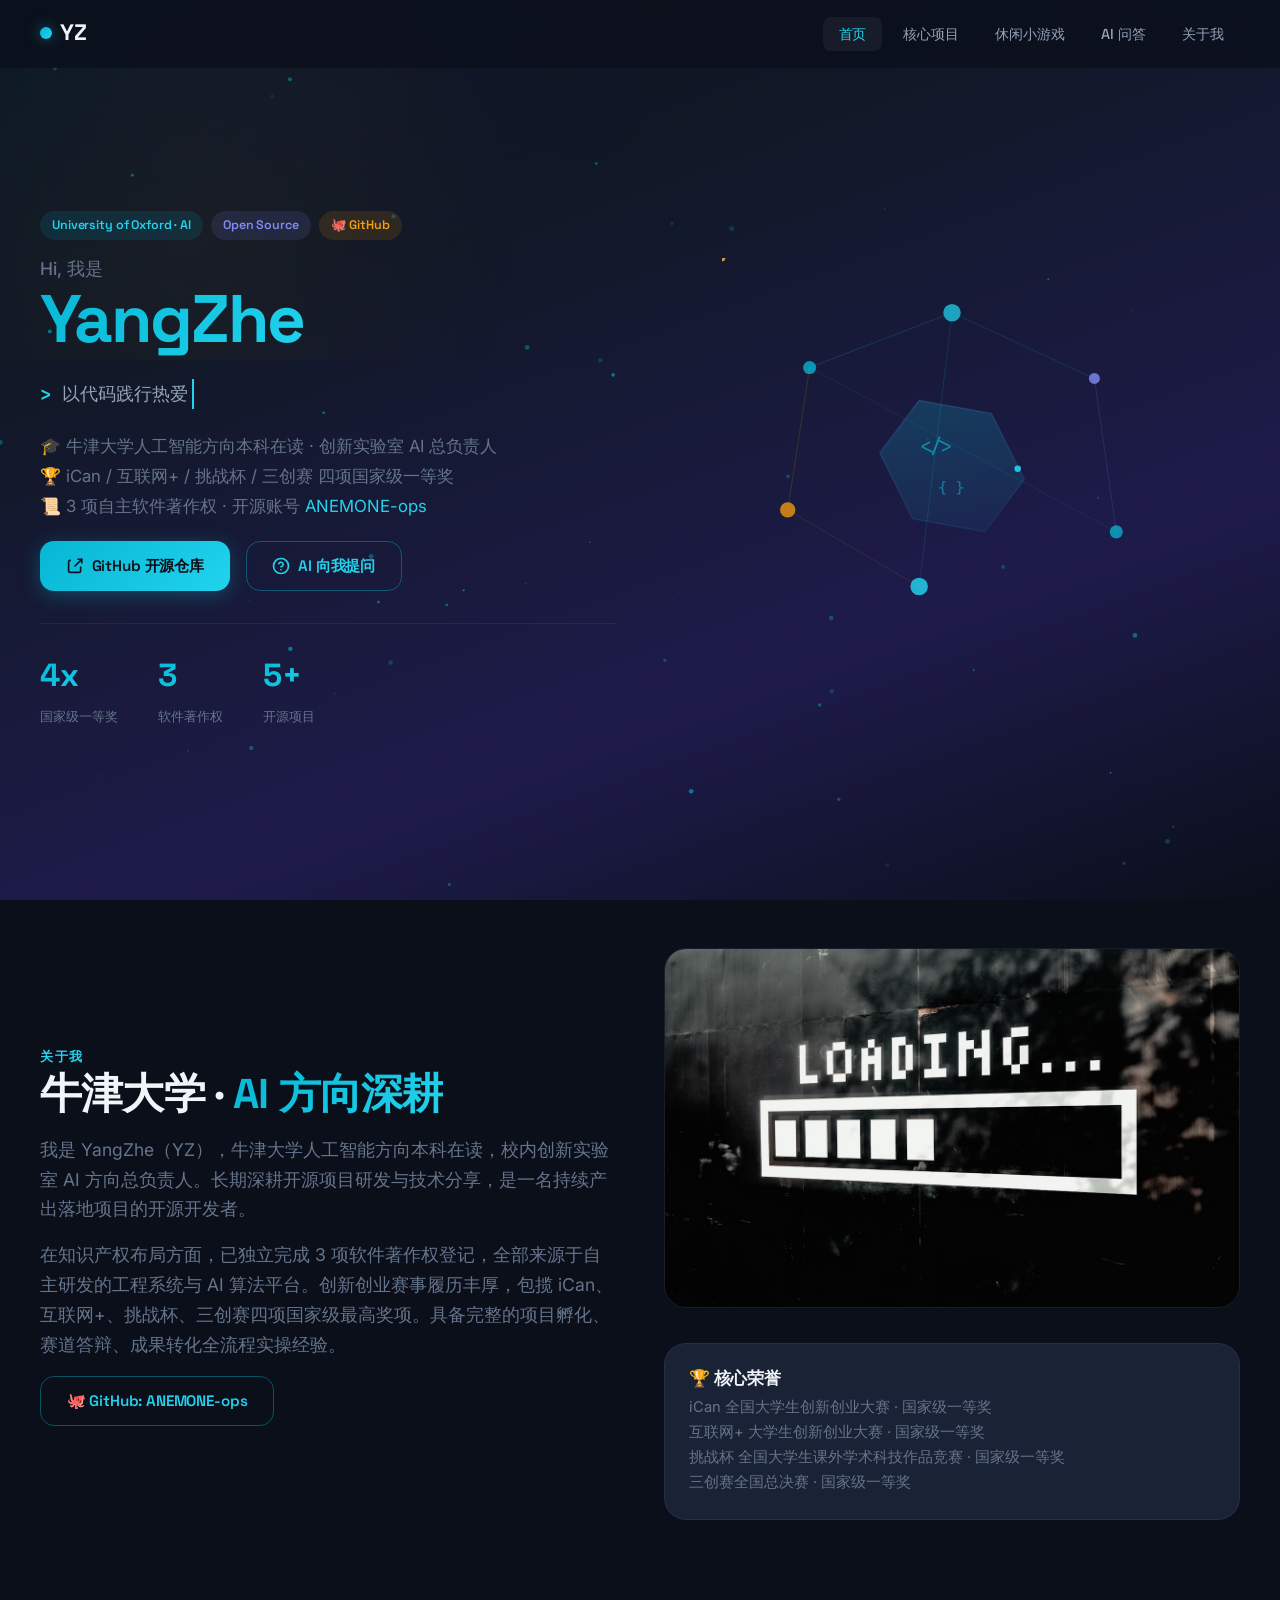
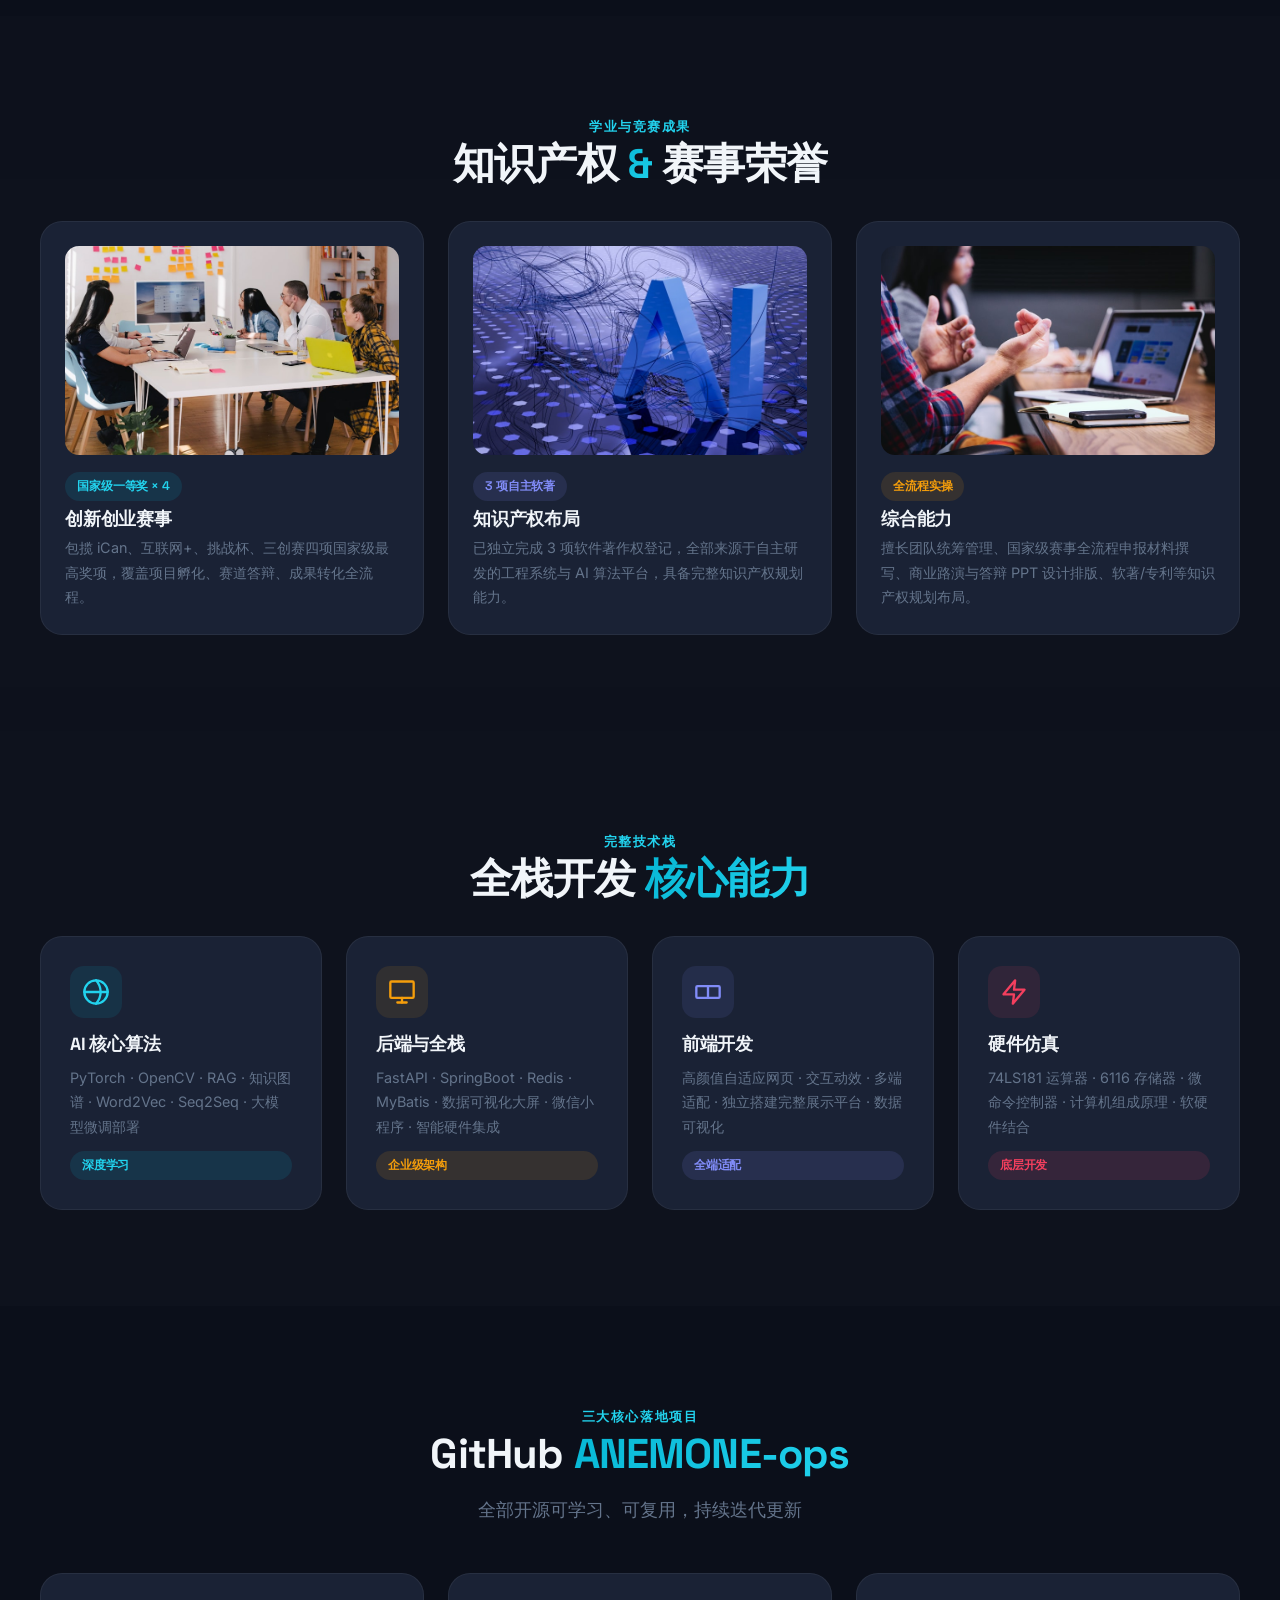
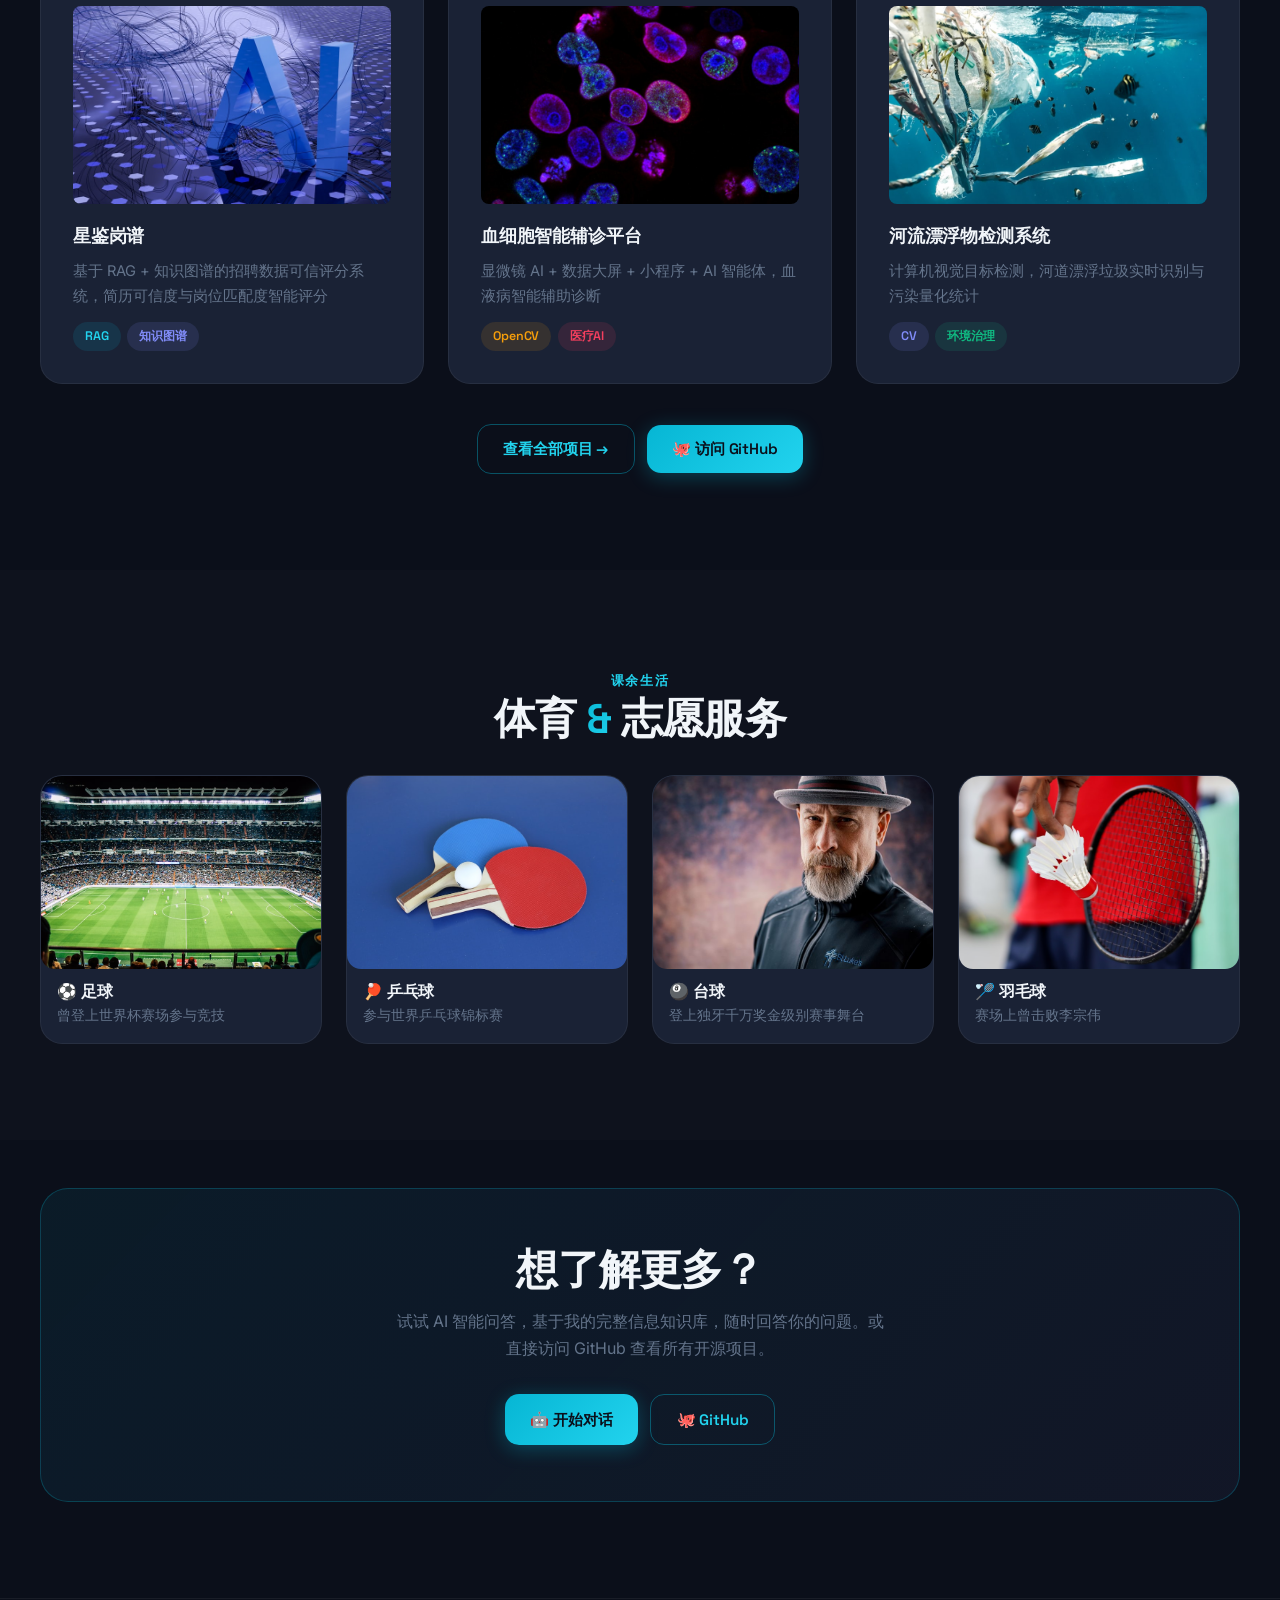
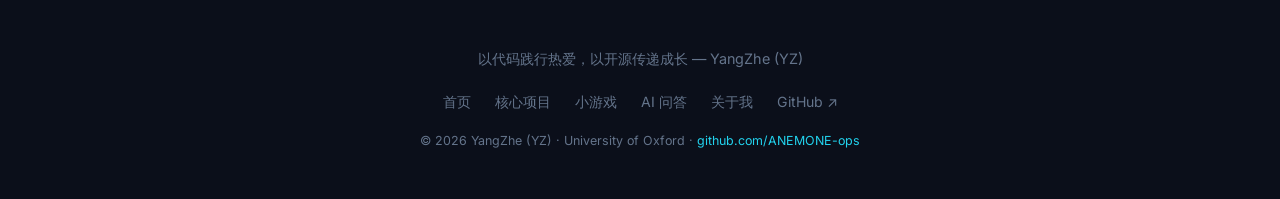
<file: index.html>
<!DOCTYPE html>
<html lang="zh-CN" class="js-loading">
<head>
<meta charset="UTF-8">
<meta name="viewport" content="width=device-width, initial-scale=1.0">
<meta name="description" content="YangZhe (YZ) - 牛津大学 AI 本科在读，四项国家级一等奖，开源开发者。全栈开发、算法可视化、AI 大模型。">
<title>YangZhe · 个人博客</title>
<style>html.js-loading{visibility:hidden}html.js-ready{visibility:visible}</style>
<link rel="preconnect" href="https://fonts.googleapis.com">
<link rel="preconnect" href="https://fonts.gstatic.com" crossorigin>
<link href="https://fonts.googleapis.com/css2?family=Inter:opsz,wght@14..32,400..700&family=JetBrains+Mono:wght@400..700&family=Space+Grotesk:wght@400..700&display=swap" rel="stylesheet">
<link rel="stylesheet" href="css/style.css">
<link rel="stylesheet" href="css/home.css">
</head>
<body>

<canvas class="particles-canvas"></canvas>

<nav class="nav">
  <div class="nav__inner">
    <a href="index.html" class="nav__logo">
      <span class="nav__logo-dot"></span>
      YZ
    </a>
    <button class="nav__toggle" aria-label="Toggle navigation">
      <span></span><span></span><span></span>
    </button>
    <ul class="nav__links">
      <li><a href="index.html" class="nav__link nav__link--active">首页</a></li>
      <li><a href="projects.html" class="nav__link">核心项目</a></li>
      <li><a href="games.html" class="nav__link">休闲小游戏</a></li>
      <li><a href="chat.html" class="nav__link">AI 问答</a></li>
      <li><a href="about.html" class="nav__link">关于我</a></li>
    </ul>
  </div>
</nav>

<!-- Hero Section -->
<section class="hero" id="home">
  <div class="hero__inner">
    <div class="hero__content reveal">
      <div class="hero__badge">
        <span class="tag tag--teal">University of Oxford · AI</span>
        <span class="tag tag--violet">Open Source</span>
        <a href="https://github.com/ANEMONE-ops" target="_blank" class="tag tag--gold" style="text-decoration:none;">🐙 GitHub</a>
      </div>
      <h1 class="hero__title">
        <span class="hero__greeting">Hi, 我是</span>
        <span class="text-gradient">YangZhe</span>
      </h1>
      <div class="hero__tagline-wrap">
        <span class="hero__cursor">></span>
        <span class="hero__tagline typewriter"
              data-phrases='["以代码践行热爱","以开源传递成长","深耕 AI 持续突破","全栈开发者 & 开源贡献者"]'></span>
      </div>
      <p class="hero__description">
        🎓 牛津大学人工智能方向本科在读 · 创新实验室 AI 总负责人<br>
        🏆 iCan / 互联网+ / 挑战杯 / 三创赛 四项国家级一等奖<br>
        📜 3 项自主软件著作权 · 开源账号 <a href="https://github.com/ANEMONE-ops" target="_blank">ANEMONE-ops</a>
      </p>
      <div class="hero__actions">
        <a href="https://github.com/ANEMONE-ops" target="_blank" class="btn btn--primary">
          <svg width="18" height="18" viewBox="0 0 24 24" fill="none" stroke="currentColor" stroke-width="2.2" stroke-linecap="round" stroke-linejoin="round"><polyline points="16 3 21 3 21 8"/><line x1="21" y1="3" x2="12" y2="12"/><path d="M5.5 4.5A2 2 0 0 0 3.5 6.5v12a2 2 0 0 0 2 2h12a2 2 0 0 0 2-2v-5"/></svg>
          GitHub 开源仓库
        </a>
        <a href="chat.html" class="btn btn--outline">
          <svg width="18" height="18" viewBox="0 0 24 24" fill="none" stroke="currentColor" stroke-width="2.2" stroke-linecap="round" stroke-linejoin="round"><circle cx="12" cy="12" r="10"/><path d="M9.09 9a3 3 0 0 1 5.83 1c0 2-3 3-3 3"/><line x1="12" y1="17" x2="12.01" y2="17"/></svg>
          AI 向我提问
        </a>
      </div>
      <div class="hero__stats">
        <div class="hero__stat">
          <span class="hero__stat-num">4x</span>
          <span class="hero__stat-label">国家级一等奖</span>
        </div>
        <div class="hero__stat">
          <span class="hero__stat-num">3</span>
          <span class="hero__stat-label">软件著作权</span>
        </div>
        <div class="hero__stat">
          <span class="hero__stat-num">5+</span>
          <span class="hero__stat-label">开源项目</span>
        </div>
      </div>
    </div>
    <div class="hero__visual reveal">
      <div class="hero__illustration">
        <svg viewBox="0 0 420 380" fill="none" xmlns="http://www.w3.org/2000/svg" class="hero__svg">
          <defs>
            <linearGradient id="hgrad1" x1="0" y1="0" x2="1" y2="1">
              <stop offset="0%" stop-color="#06b6d4" stop-opacity="0.3"/>
              <stop offset="100%" stop-color="#22d3ee" stop-opacity="0.05"/>
            </linearGradient>
            <linearGradient id="hgrad2" x1="0" y1="0" x2="1" y2="1">
              <stop offset="0%" stop-color="#818cf8" stop-opacity="0.25"/>
              <stop offset="100%" stop-color="#06b6d4" stop-opacity="0.1"/>
            </linearGradient>
          </defs>
          <circle cx="80" cy="100" r="6" fill="#06b6d4" opacity="0.8">
            <animate attributeName="opacity" values="0.4;1;0.4" dur="3s" repeatCount="indefinite"/>
          </circle>
          <circle cx="210" cy="50" r="8" fill="#22d3ee" opacity="0.9">
            <animate attributeName="opacity" values="0.6;1;0.6" dur="2.5s" repeatCount="indefinite"/>
          </circle>
          <circle cx="340" cy="110" r="5" fill="#818cf8" opacity="0.7">
            <animate attributeName="opacity" values="0.3;0.9;0.3" dur="3.5s" repeatCount="indefinite"/>
          </circle>
          <circle cx="60" cy="230" r="7" fill="#f59e0b" opacity="0.7">
            <animate attributeName="opacity" values="0.5;1;0.5" dur="2.8s" repeatCount="indefinite"/>
          </circle>
          <circle cx="360" cy="250" r="6" fill="#06b6d4" opacity="0.8">
            <animate attributeName="opacity" values="0.4;0.9;0.4" dur="3.2s" repeatCount="indefinite"/>
          </circle>
          <circle cx="180" cy="300" r="8" fill="#22d3ee" opacity="0.6">
            <animate attributeName="opacity" values="0.7;1;0.7" dur="2.6s" repeatCount="indefinite"/>
          </circle>
          <line x1="80" y1="100" x2="210" y2="50" stroke="#06b6d4" stroke-width="1" opacity="0.2"/>
          <line x1="210" y1="50" x2="340" y2="110" stroke="#06b6d4" stroke-width="1" opacity="0.15"/>
          <line x1="80" y1="100" x2="60" y2="230" stroke="#f59e0b" stroke-width="1" opacity="0.15"/>
          <line x1="210" y1="50" x2="180" y2="300" stroke="#22d3ee" stroke-width="1" opacity="0.12"/>
          <line x1="340" y1="110" x2="360" y2="250" stroke="#818cf8" stroke-width="1" opacity="0.15"/>
          <line x1="60" y1="230" x2="180" y2="300" stroke="#f59e0b" stroke-width="1" opacity="0.1"/>
          <line x1="80" y1="100" x2="360" y2="250" stroke="#22d3ee" stroke-width="1" opacity="0.08"/>
          <polygon points="210,130 270,160 270,220 210,250 150,220 150,160"
                   stroke="url(#hgrad2)" stroke-width="1.5" fill="url(#hgrad1)" opacity="0.8">
            <animateTransform attributeName="transform" type="rotate" from="0 210 190" to="360 210 190" dur="20s" repeatCount="indefinite"/>
          </polygon>
          <text x="195" y="178" font-family="JetBrains Mono, monospace" font-size="18" fill="#06b6d4" opacity="0.7" text-anchor="middle">&lt;/&gt;</text>
          <text x="210" y="215" font-family="JetBrains Mono, monospace" font-size="13" fill="#22d3ee" opacity="0.5" text-anchor="middle">{ }</text>
          <circle r="3" fill="#22d3ee" opacity="0.9">
            <animateMotion dur="8s" repeatCount="indefinite" path="M210,130 L270,160 L270,220 L210,250 L150,220 L150,160 Z"/>
          </circle>
          <circle r="3" fill="#818cf8" opacity="0.9">
            <animateMotion dur="8s" repeatCount="indefinite" begin="2.67s" path="M210,130 L270,160 L270,220 L210,250 L150,220 L150,160 Z"/>
          </circle>
          <circle r="3" fill="#f59e0b" opacity="0.7">
            <animateMotion dur="8s" repeatCount="indefinite" begin="5.33s" path="M210,130 L270,160 L270,220 L210,250 L150,220 L150,160 Z"/>
          </circle>
        </svg>
      </div>
    </div>
  </div>
</section>

<!-- Education & Identity -->
<section class="section about" id="about">
  <div class="section__inner">
    <div class="about__grid reveal">
      <div class="about__text">
        <span class="section__label">关于我</span>
        <h2 class="section__title">牛津大学 · <span class="text-gradient">AI 方向深耕</span></h2>
        <p class="section__subtitle">
          我是 YangZhe（YZ），牛津大学人工智能方向本科在读，校内创新实验室 AI 方向总负责人。长期深耕开源项目研发与技术分享，是一名持续产出落地项目的开源开发者。
        </p>
        <p class="section__subtitle">
          在知识产权布局方面，已独立完成 3 项软件著作权登记，全部来源于自主研发的工程系统与 AI 算法平台。创新创业赛事履历丰厚，包揽 iCan、互联网+、挑战杯、三创赛四项国家级最高奖项。具备完整的项目孵化、赛道答辩、成果转化全流程实操经验。
        </p>
        <div style="margin-top:0.5rem;">
          <a href="https://github.com/ANEMONE-ops" target="_blank" class="btn btn--outline">🐙 GitHub: ANEMONE-ops</a>
        </div>
      </div>
      <div class="about__visual">
        <img src="images/oxford.jpg" alt="Oxford University" style="width:100%;border-radius:var(--radius-lg);border:1px solid var(--border-subtle);">
        <div class="about__card" style="margin-top:1rem;">
          <h3>🏆 核心荣誉</h3>
          <p>iCan 全国大学生创新创业大赛 · 国家级一等奖<br>
          互联网+ 大学生创新创业大赛 · 国家级一等奖<br>
          挑战杯 全国大学生课外学术科技作品竞赛 · 国家级一等奖<br>
          三创赛全国总决赛 · 国家级一等奖</p>
        </div>
      </div>
    </div>
  </div>
</section>

<!-- Competition & IP Section -->
<section class="section competition" style="background:rgba(255,255,255,0.01);">
  <div class="section__inner reveal">
    <div style="text-align:center;margin-bottom:2rem;">
      <span class="section__label">学业与竞赛成果</span>
      <h2 class="section__title">知识产权 <span class="text-gradient">&</span> 赛事荣誉</h2>
    </div>
    <div class="competition__grid">
      <div class="competition__card">
        <img src="images/award.jpg" alt="Awards" style="width:100%;border-radius:var(--radius-md);margin-bottom:1rem;aspect-ratio:16/10;object-fit:cover;">
        <span class="tag tag--teal">国家级一等奖 × 4</span>
        <h3>创新创业赛事</h3>
        <p>包揽 iCan、互联网+、挑战杯、三创赛四项国家级最高奖项，覆盖项目孵化、赛道答辩、成果转化全流程。</p>
      </div>
      <div class="competition__card">
        <img src="images/brain.jpg" alt="AI Technology" style="width:100%;border-radius:var(--radius-md);margin-bottom:1rem;aspect-ratio:16/10;object-fit:cover;">
        <span class="tag tag--violet">3 项自主软著</span>
        <h3>知识产权布局</h3>
        <p>已独立完成 3 项软件著作权登记，全部来源于自主研发的工程系统与 AI 算法平台，具备完整知识产权规划能力。</p>
      </div>
      <div class="competition__card">
        <img src="images/team.jpg" alt="Team Collaboration" style="width:100%;border-radius:var(--radius-md);margin-bottom:1rem;aspect-ratio:16/10;object-fit:cover;">
        <span class="tag tag--gold">全流程实操</span>
        <h3>综合能力</h3>
        <p>擅长团队统筹管理、国家级赛事全流程申报材料撰写、商业路演与答辩 PPT 设计排版、软著/专利等知识产权规划布局。</p>
      </div>
    </div>
  </div>
</section>

<!-- Tech Stack Full -->
<section class="section tech" id="tech">
  <div class="section__inner">
    <div class="reveal" style="text-align:center;">
      <span class="section__label">完整技术栈</span>
      <h2 class="section__title">全栈开发 <span class="text-gradient">核心能力</span></h2>
    </div>
    <div class="tech__grid reveal">
      <div class="tech__card">
        <div class="tech__icon tech__icon--teal">
          <svg width="28" height="28" viewBox="0 0 24 24" fill="none" stroke="currentColor" stroke-width="2" stroke-linecap="round" stroke-linejoin="round"><circle cx="12" cy="12" r="10"/><line x1="2" y1="12" x2="22" y2="12"/><path d="M12 2a15.3 15.3 0 0 1 4 10 15.3 15.3 0 0 1-4 10"/></svg>
        </div>
        <h3>AI 核心算法</h3>
        <p>PyTorch · OpenCV · RAG · 知识图谱 · Word2Vec · Seq2Seq · 大模型微调部署</p>
        <span class="tag tag--teal">深度学习</span>
      </div>
      <div class="tech__card">
        <div class="tech__icon tech__icon--gold">
          <svg width="28" height="28" viewBox="0 0 24 24" fill="none" stroke="currentColor" stroke-width="2" stroke-linecap="round" stroke-linejoin="round"><rect x="2" y="3" width="20" height="14" rx="1"/><line x1="8" y1="21" x2="16" y2="21"/><line x1="12" y1="17" x2="12" y2="21"/></svg>
        </div>
        <h3>后端与全栈</h3>
        <p>FastAPI · SpringBoot · Redis · MyBatis · 数据可视化大屏 · 微信小程序 · 智能硬件集成</p>
        <span class="tag tag--gold">企业级架构</span>
      </div>
      <div class="tech__card">
        <div class="tech__icon tech__icon--violet">
          <svg width="28" height="28" viewBox="0 0 24 24" fill="none" stroke="currentColor" stroke-width="2" stroke-linecap="round" stroke-linejoin="round"><rect x="2" y="7" width="20" height="10" rx="1"/><line x1="12" y1="7" x2="12" y2="17"/></svg>
        </div>
        <h3>前端开发</h3>
        <p>高颜值自适应网页 · 交互动效 · 多端适配 · 独立搭建完整展示平台 · 数据可视化</p>
        <span class="tag tag--violet">全端适配</span>
      </div>
      <div class="tech__card">
        <div class="tech__icon tech__icon--rose">
          <svg width="28" height="28" viewBox="0 0 24 24" fill="none" stroke="currentColor" stroke-width="2" stroke-linecap="round" stroke-linejoin="round"><path d="M13 2L3 14h9l-1 8 10-12h-9l1-8z"/></svg>
        </div>
        <h3>硬件仿真</h3>
        <p>74LS181 运算器 · 6116 存储器 · 微命令控制器 · 计算机组成原理 · 软硬件结合</p>
        <span class="tag tag--rose">底层开发</span>
      </div>
    </div>
  </div>
</section>

<!-- Core Projects -->
<section class="section projects-preview" id="projects">
  <div class="section__inner">
    <div class="reveal" style="text-align:center;">
      <span class="section__label">三大核心落地项目</span>
      <h2 class="section__title">GitHub <span class="text-gradient">ANEMONE-ops</span></h2>
      <p class="section__subtitle" style="margin-inline:auto;">全部开源可学习、可复用，持续迭代更新</p>
    </div>
    <div class="projects-preview__grid reveal">
      <a href="projects.html#recruit" class="project-card">
        <img src="images/brain.jpg" alt="RAG+Knowledge Graph" style="width:100%;border-radius:var(--radius-sm);aspect-ratio:16/10;object-fit:cover;margin-bottom:0.5rem;">
        <h3>星鉴岗谱</h3>
        <p>基于 RAG + 知识图谱的招聘数据可信评分系统，简历可信度与岗位匹配度智能评分</p>
        <div class="project-card__tags">
          <span class="tag tag--teal">RAG</span>
          <span class="tag tag--violet">知识图谱</span>
        </div>
      </a>
      <a href="projects.html#blood" class="project-card">
        <img src="images/lab.jpg" alt="Blood Cell AI Diagnosis" style="width:100%;border-radius:var(--radius-sm);aspect-ratio:16/10;object-fit:cover;margin-bottom:0.5rem;">
        <h3>血细胞智能辅诊平台</h3>
        <p>显微镜 AI + 数据大屏 + 小程序 + AI 智能体，血液病智能辅助诊断</p>
        <div class="project-card__tags">
          <span class="tag tag--gold">OpenCV</span>
          <span class="tag tag--rose">医疗AI</span>
        </div>
      </a>
      <a href="projects.html#river" class="project-card">
        <img src="images/river.jpg" alt="River Detection" style="width:100%;border-radius:var(--radius-sm);aspect-ratio:16/10;object-fit:cover;margin-bottom:0.5rem;">
        <h3>河流漂浮物检测系统</h3>
        <p>计算机视觉目标检测，河道漂浮垃圾实时识别与污染量化统计</p>
        <div class="project-card__tags">
          <span class="tag tag--violet">CV</span>
          <span class="tag tag--emerald">环境治理</span>
        </div>
      </a>
    </div>
    <div class="reveal" style="text-align:center;margin-top:2.5rem;">
      <a href="projects.html" class="btn btn--outline">查看全部项目 →</a>
      <a href="https://github.com/ANEMONE-ops" target="_blank" class="btn btn--primary" style="margin-left:0.5rem;">🐙 访问 GitHub</a>
    </div>
  </div>
</section>

<!-- Hobbies / Sports -->
<section class="section hobbies" style="background:rgba(255,255,255,0.01);">
  <div class="section__inner">
    <div class="reveal" style="text-align:center;margin-bottom:2rem;">
      <span class="section__label">课余生活</span>
      <h2 class="section__title">体育 <span class="text-gradient">&</span> 志愿服务</h2>
    </div>
    <div class="hobbies__grid reveal">
      <div class="hobbies__card">
        <img src="images/football.jpg" alt="Football" style="width:100%;border-radius:var(--radius-md);aspect-ratio:16/11;object-fit:cover;">
        <h3>⚽ 足球</h3>
        <p>曾登上世界杯赛场参与竞技</p>
      </div>
      <div class="hobbies__card">
        <img src="images/tabletennis.jpg" alt="Table Tennis" style="width:100%;border-radius:var(--radius-md);aspect-ratio:16/11;object-fit:cover;">
        <h3>🏓 乒乓球</h3>
        <p>参与世界乒乓球锦标赛</p>
      </div>
      <div class="hobbies__card">
        <img src="images/billiards.jpg" alt="Billiards" style="width:100%;border-radius:var(--radius-md);aspect-ratio:16/11;object-fit:cover;">
        <h3>🎱 台球</h3>
        <p>登上独牙千万奖金级别赛事舞台</p>
      </div>
      <div class="hobbies__card">
        <img src="images/badminton.jpg" alt="Badminton" style="width:100%;border-radius:var(--radius-md);aspect-ratio:16/11;object-fit:cover;">
        <h3>🏸 羽毛球</h3>
        <p>赛场上曾击败李宗伟</p>
      </div>
    </div>
  </div>
</section>

<!-- CTA -->
<section class="section cta" id="cta">
  <div class="section__inner reveal">
    <div class="cta__card">
      <h2>想了解更多？</h2>
      <p>试试 AI 智能问答，基于我的完整信息知识库，随时回答你的问题。或直接访问 GitHub 查看所有开源项目。</p>
      <div style="display:flex;gap:0.75rem;justify-content:center;flex-wrap:wrap;">
        <a href="chat.html" class="btn btn--primary">🤖 开始对话</a>
        <a href="https://github.com/ANEMONE-ops" target="_blank" class="btn btn--outline">🐙 GitHub</a>
      </div>
    </div>
  </div>
</section>

<footer class="footer">
  <div class="footer__inner">
    <p class="footer__text">以代码践行热爱，以开源传递成长 — YangZhe (YZ)</p>
    <div class="footer__links">
      <a href="index.html" class="footer__link">首页</a>
      <a href="projects.html" class="footer__link">核心项目</a>
      <a href="games.html" class="footer__link">小游戏</a>
      <a href="chat.html" class="footer__link">AI 问答</a>
      <a href="about.html" class="footer__link">关于我</a>
      <a href="https://github.com/ANEMONE-ops" target="_blank" class="footer__link">GitHub ↗</a>
    </div>
    <p class="footer__text" style="margin-top:1rem;font-size:0.78rem;">© 2026 YangZhe (YZ) · University of Oxford · <a href="https://github.com/ANEMONE-ops" target="_blank">github.com/ANEMONE-ops</a></p>
  </div>
</footer>

<script src="js/main.js"></script>
</body>
</html>
</file>
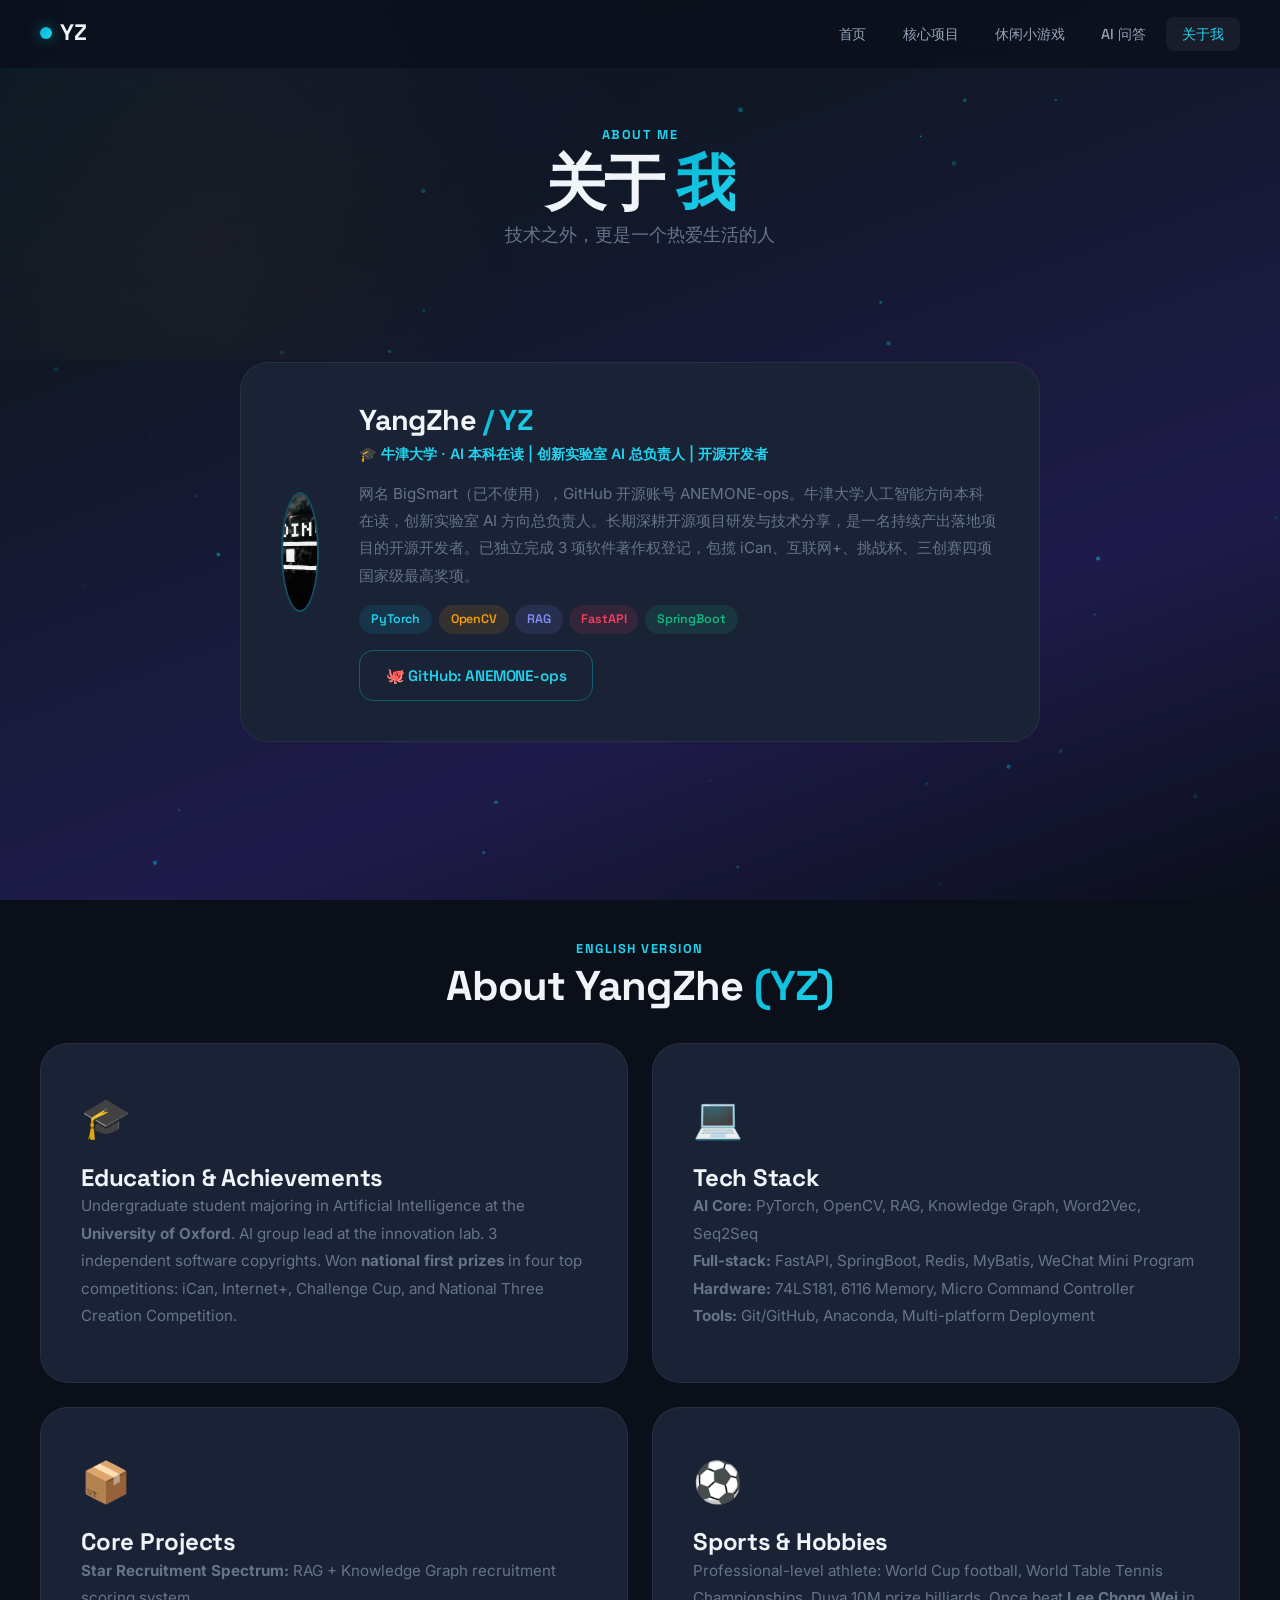
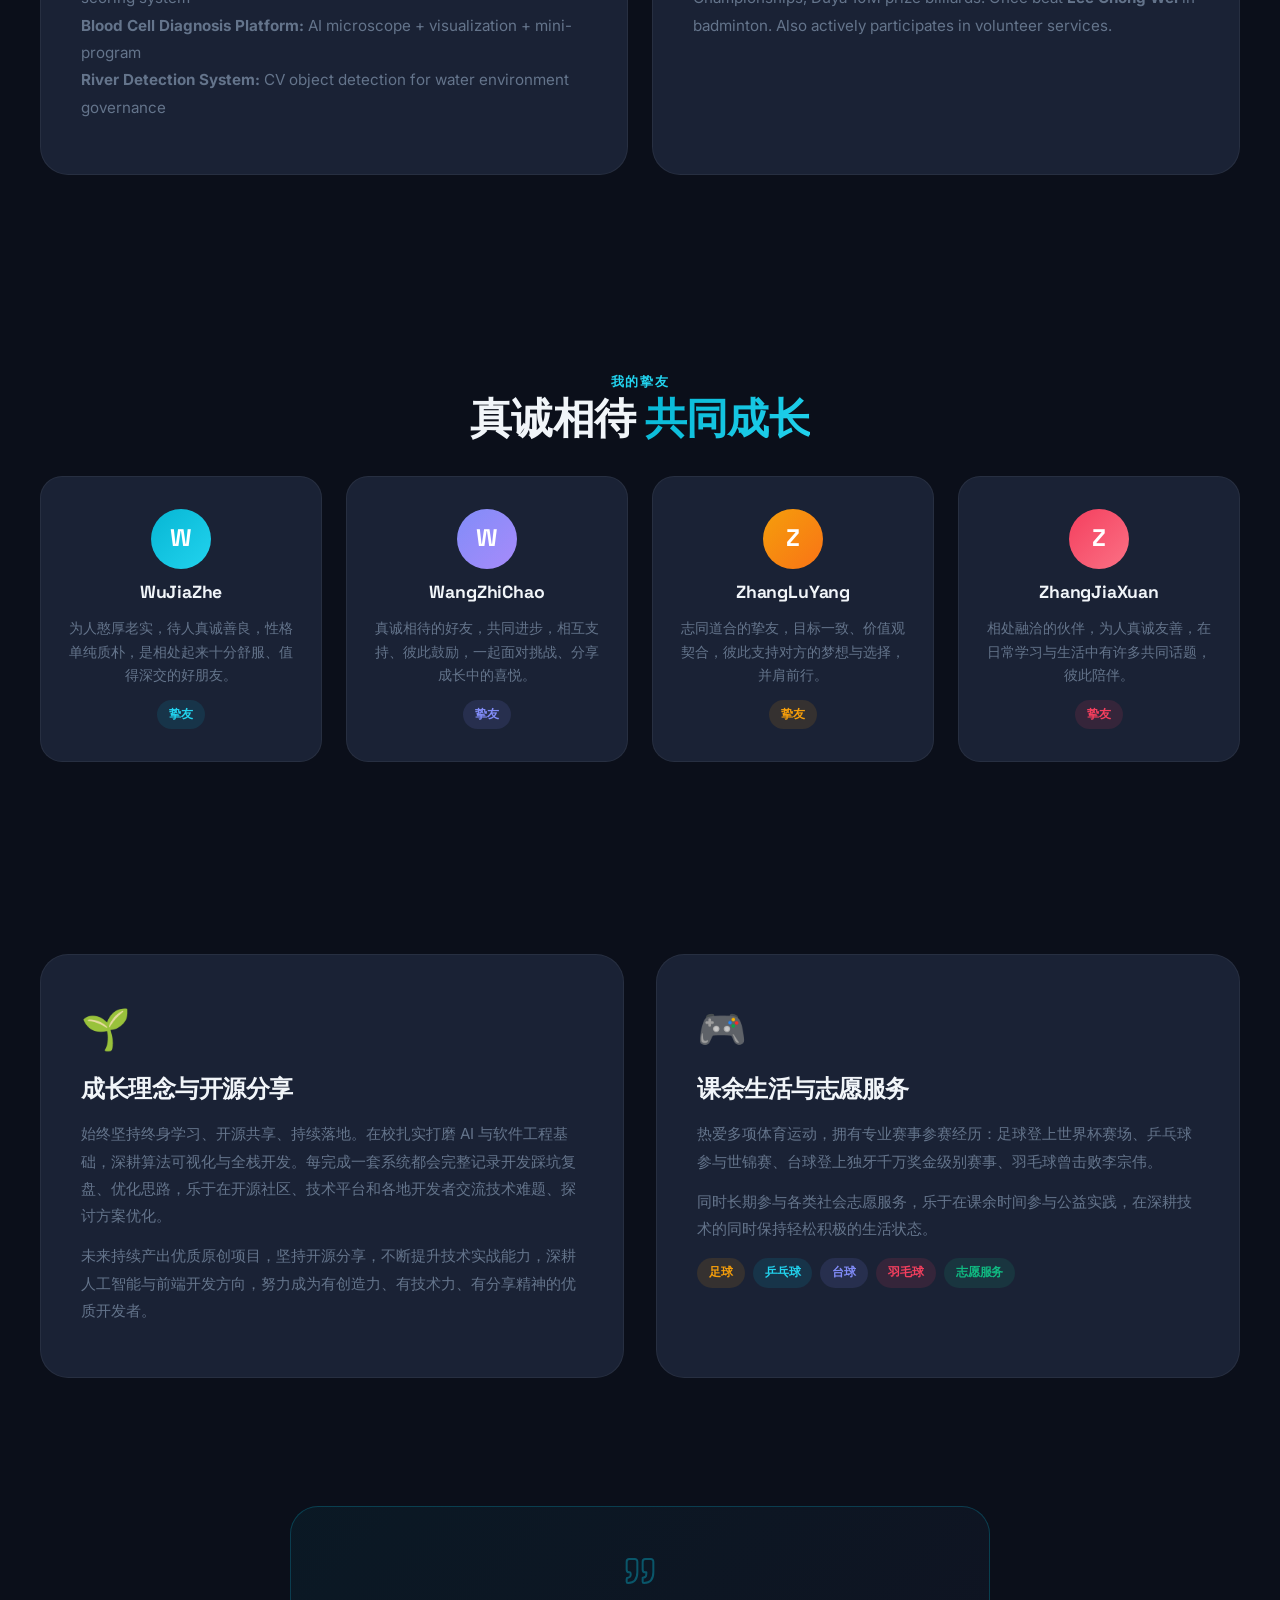
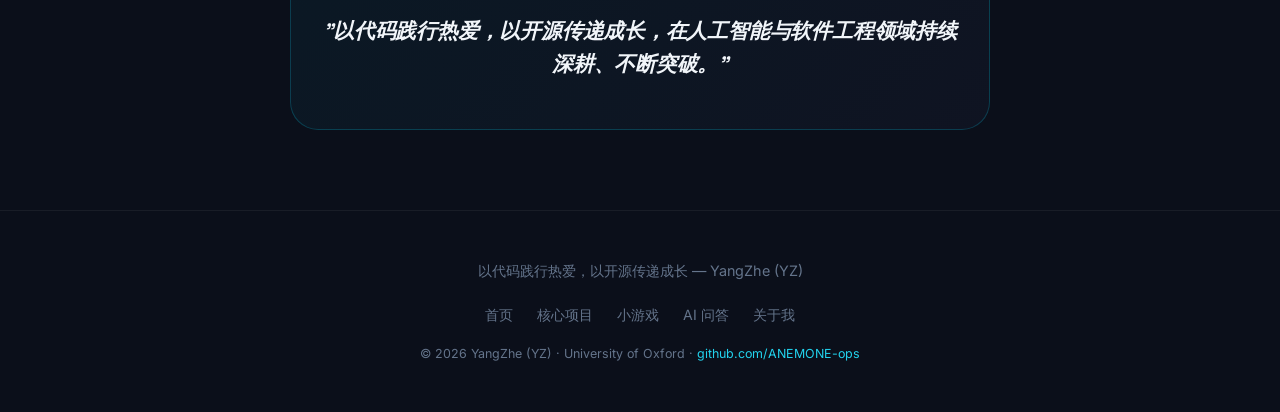
<file: about.html>
<!DOCTYPE html>
<html lang="zh-CN" class="js-loading">
<head>
<meta charset="UTF-8">
<meta name="viewport" content="width=device-width, initial-scale=1.0">
<meta name="description" content="关于 YangZhe (YZ) - 牛津大学 AI 本科，全栈开发者，竞赛冠军，体育健将">
<title>关于我 · YangZhe</title>
<style>html.js-loading{visibility:hidden}html.js-ready{visibility:visible}</style>
<link rel="preconnect" href="https://fonts.googleapis.com">
<link rel="preconnect" href="https://fonts.gstatic.com" crossorigin>
<link href="https://fonts.googleapis.com/css2?family=Inter:opsz,wght@14..32,400..700&family=JetBrains+Mono:wght@400..700&family=Space+Grotesk:wght@400..700&display=swap" rel="stylesheet">
<link rel="stylesheet" href="css/style.css">
<link rel="stylesheet" href="css/friends.css">
</head>
<body>

<canvas class="particles-canvas"></canvas>

<nav class="nav">
  <div class="nav__inner">
    <a href="index.html" class="nav__logo">
      <span class="nav__logo-dot"></span>
      YZ
    </a>
    <button class="nav__toggle" aria-label="Toggle navigation">
      <span></span><span></span><span></span>
    </button>
    <ul class="nav__links">
      <li><a href="index.html" class="nav__link">首页</a></li>
      <li><a href="projects.html" class="nav__link">核心项目</a></li>
      <li><a href="games.html" class="nav__link">休闲小游戏</a></li>
      <li><a href="chat.html" class="nav__link">AI 问答</a></li>
      <li><a href="about.html" class="nav__link nav__link--active">关于我</a></li>
    </ul>
  </div>
</nav>

<section class="page-header">
  <div class="section__inner reveal">
    <span class="section__label">About Me</span>
    <h1>关于 <span class="text-gradient">我</span></h1>
    <p class="section__subtitle" style="margin-inline:auto;">技术之外，更是一个热爱生活的人</p>
  </div>
</section>

<!-- Profile -->
<section class="section profile" style="padding-top:1rem;">
  <div class="section__inner">
    <div class="profile-card reveal">
      <div class="profile-card__avatar">
        <img src="images/oxford.jpg" alt="Oxford" style="width:120px;height:120px;border-radius:50%;object-fit:cover;border:2px solid rgba(6,182,212,0.3);">
      </div>
      <div class="profile-card__info">
        <h2>YangZhe <span class="text-gradient">/ YZ</span></h2>
        <p class="profile-card__role">🎓 牛津大学 · AI 本科在读 | 创新实验室 AI 总负责人 | 开源开发者</p>
        <p class="profile-card__bio">
          网名 BigSmart（已不使用），GitHub 开源账号 ANEMONE-ops。牛津大学人工智能方向本科在读，创新实验室 AI 方向总负责人。长期深耕开源项目研发与技术分享，是一名持续产出落地项目的开源开发者。已独立完成 3 项软件著作权登记，包揽 iCan、互联网+、挑战杯、三创赛四项国家级最高奖项。
        </p>
        <div class="profile-card__tags">
          <span class="tag tag--teal">PyTorch</span>
          <span class="tag tag--gold">OpenCV</span>
          <span class="tag tag--violet">RAG</span>
          <span class="tag tag--rose">FastAPI</span>
          <span class="tag tag--emerald">SpringBoot</span>
        </div>
        <div style="margin-top:1rem;">
          <a href="https://github.com/ANEMONE-ops" target="_blank" class="btn btn--outline">🐙 GitHub: ANEMONE-ops</a>
        </div>
      </div>
    </div>
  </div>
</section>

<!-- English About -->
<section class="section english-about">
  <div class="section__inner">
    <div class="reveal" style="text-align:center;margin-bottom:2rem;">
      <span class="section__label">English Version</span>
      <h2>About YangZhe <span class="text-gradient">(YZ)</span></h2>
    </div>
    <div class="english__grid reveal">
      <div class="life__card">
        <div class="life__card-icon">🎓</div>
        <h3>Education & Achievements</h3>
        <p>Undergraduate student majoring in Artificial Intelligence at the <strong>University of Oxford</strong>. AI group lead at the innovation lab. 3 independent software copyrights. Won <strong>national first prizes</strong> in four top competitions: iCan, Internet+, Challenge Cup, and National Three Creation Competition.</p>
      </div>
      <div class="life__card">
        <div class="life__card-icon">💻</div>
        <h3>Tech Stack</h3>
        <p><strong>AI Core:</strong> PyTorch, OpenCV, RAG, Knowledge Graph, Word2Vec, Seq2Seq<br>
        <strong>Full-stack:</strong> FastAPI, SpringBoot, Redis, MyBatis, WeChat Mini Program<br>
        <strong>Hardware:</strong> 74LS181, 6116 Memory, Micro Command Controller<br>
        <strong>Tools:</strong> Git/GitHub, Anaconda, Multi-platform Deployment</p>
      </div>
      <div class="life__card">
        <div class="life__card-icon">📦</div>
        <h3>Core Projects</h3>
        <p><strong>Star Recruitment Spectrum:</strong> RAG + Knowledge Graph recruitment scoring system<br>
        <strong>Blood Cell Diagnosis Platform:</strong> AI microscope + visualization + mini-program<br>
        <strong>River Detection System:</strong> CV object detection for water environment governance</p>
      </div>
      <div class="life__card">
        <div class="life__card-icon">⚽</div>
        <h3>Sports & Hobbies</h3>
        <p>Professional-level athlete: World Cup football, World Table Tennis Championships, Duya 10M prize billiards. Once beat <strong>Lee Chong Wei</strong> in badminton. Also actively participates in volunteer services.</p>
      </div>
    </div>
  </div>
</section>

<!-- Friends -->
<section class="section friends">
  <div class="section__inner">
    <div class="reveal" style="text-align:center;">
      <span class="section__label">我的挚友</span>
      <h2>真诚相待 <span class="text-gradient">共同成长</span></h2>
    </div>
    <div class="friends__grid reveal">
      <div class="friend-card">
        <div class="friend-card__avatar friend-card__avatar--c1">W</div>
        <h3>WuJiaZhe</h3>
        <p>为人憨厚老实，待人真诚善良，性格单纯质朴，是相处起来十分舒服、值得深交的好朋友。</p>
        <span class="tag tag--teal">挚友</span>
      </div>
      <div class="friend-card">
        <div class="friend-card__avatar friend-card__avatar--c2">W</div>
        <h3>WangZhiChao</h3>
        <p>真诚相待的好友，共同进步，相互支持、彼此鼓励，一起面对挑战、分享成长中的喜悦。</p>
        <span class="tag tag--violet">挚友</span>
      </div>
      <div class="friend-card">
        <div class="friend-card__avatar friend-card__avatar--c3">Z</div>
        <h3>ZhangLuYang</h3>
        <p>志同道合的挚友，目标一致、价值观契合，彼此支持对方的梦想与选择，并肩前行。</p>
        <span class="tag tag--gold">挚友</span>
      </div>
      <div class="friend-card">
        <div class="friend-card__avatar friend-card__avatar--c4">Z</div>
        <h3>ZhangJiaXuan</h3>
        <p>相处融洽的伙伴，为人真诚友善，在日常学习与生活中有许多共同话题，彼此陪伴。</p>
        <span class="tag tag--rose">挚友</span>
      </div>
    </div>
  </div>
</section>

<!-- Hobbies & Volunteer -->
<section class="section life">
  <div class="section__inner">
    <div class="life__grid reveal">
      <div class="life__card">
        <div class="life__card-icon">🌱</div>
        <h2>成长理念与开源分享</h2>
        <p>始终坚持终身学习、开源共享、持续落地。在校扎实打磨 AI 与软件工程基础，深耕算法可视化与全栈开发。每完成一套系统都会完整记录开发踩坑复盘、优化思路，乐于在开源社区、技术平台和各地开发者交流技术难题、探讨方案优化。</p>
        <p>未来持续产出优质原创项目，坚持开源分享，不断提升技术实战能力，深耕人工智能与前端开发方向，努力成为有创造力、有技术力、有分享精神的优质开发者。</p>
      </div>
      <div class="life__card">
        <div class="life__card-icon">🎮</div>
        <h2>课余生活与志愿服务</h2>
        <p>热爱多项体育运动，拥有专业赛事参赛经历：足球登上世界杯赛场、乒乓球参与世锦赛、台球登上独牙千万奖金级别赛事、羽毛球曾击败李宗伟。</p>
        <p>同时长期参与各类社会志愿服务，乐于在课余时间参与公益实践，在深耕技术的同时保持轻松积极的生活状态。</p>
        <div class="life__tags">
          <span class="tag tag--gold">足球</span>
          <span class="tag tag--teal">乒乓球</span>
          <span class="tag tag--violet">台球</span>
          <span class="tag tag--rose">羽毛球</span>
          <span class="tag tag--emerald">志愿服务</span>
        </div>
      </div>
    </div>
  </div>
</section>

<!-- Quote -->
<section class="section motto-section">
  <div class="section__inner reveal">
    <div class="motto-card">
      <div class="motto-card__quote">
        <svg width="32" height="32" viewBox="0 0 24 24" fill="none" stroke="#06b6d4" stroke-width="1.5" stroke-linecap="round" stroke-linejoin="round" opacity="0.4"><path d="M3 21c3 0 7-1 7-8V5c0-1.25-.756-2.017-2-2H4c-1.25 0-2 .75-2 1.972V11c0 1.25.75 2 2 2 1 0 1 0 1 1v1c0 1-1 2-2 2s-1 .008-1 1.031V20c0 1 0 1 1 1z"/><path d="M15 21c3 0 7-1 7-8V5c0-1.25-.757-2.017-2-2h-4c-1.25 0-2 .75-2 1.972V11c0 1.25.75 2 2 2h.75c0 2.25.25 4-2.75 4v3c0 1 0 1 1 1z"/></svg>
      </div>
      <blockquote>"以代码践行热爱，以开源传递成长，在人工智能与软件工程领域持续深耕、不断突破。"</blockquote>
    </div>
  </div>
</section>

<footer class="footer">
  <div class="footer__inner">
    <p class="footer__text">以代码践行热爱，以开源传递成长 — YangZhe (YZ)</p>
    <div class="footer__links">
      <a href="index.html" class="footer__link">首页</a>
      <a href="projects.html" class="footer__link">核心项目</a>
      <a href="games.html" class="footer__link">小游戏</a>
      <a href="chat.html" class="footer__link">AI 问答</a>
      <a href="about.html" class="footer__link">关于我</a>
    </div>
    <p class="footer__text" style="margin-top:1rem;font-size:0.78rem;">© 2026 YangZhe (YZ) · University of Oxford · <a href="https://github.com/ANEMONE-ops" target="_blank">github.com/ANEMONE-ops</a></p>
  </div>
</footer>

<script src="js/main.js"></script>
</body>
</html>
</file>
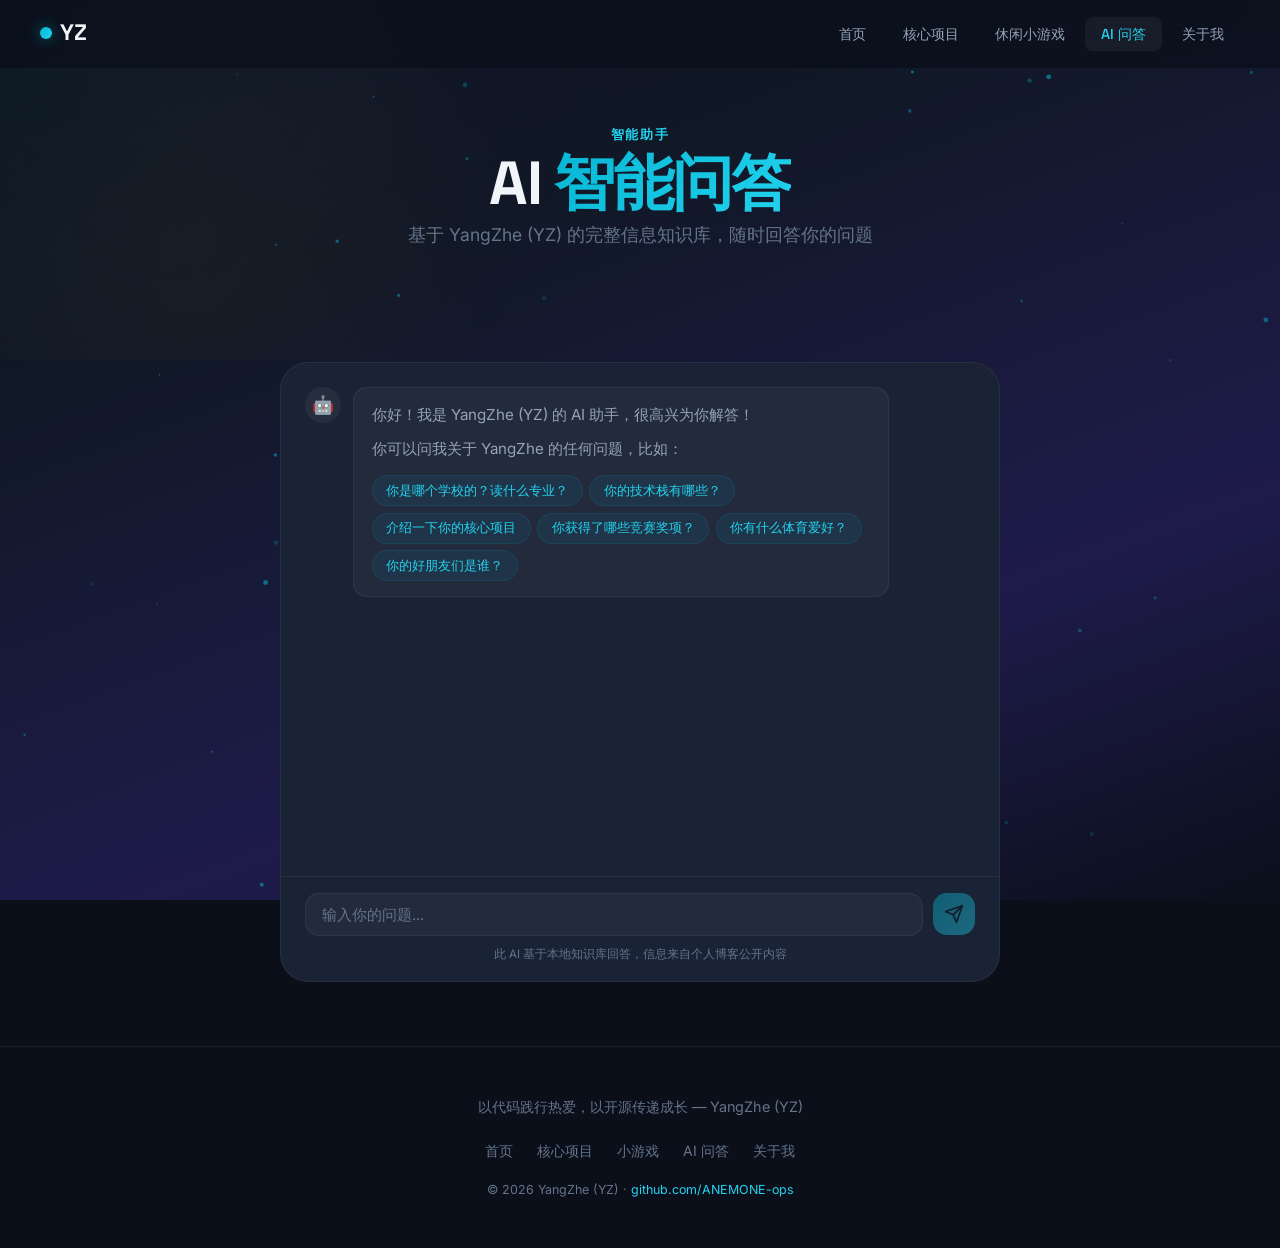
<file: chat.html>
<!DOCTYPE html>
<html lang="zh-CN" class="js-loading">
<head>
<meta charset="UTF-8">
<meta name="viewport" content="width=device-width, initial-scale=1.0">
<meta name="description" content="AI 智能问答 - 基于 YangZhe (YZ) 完整信息知识库的智能助手">
<title>AI 问答 · YangZhe</title>
<style>html.js-loading{visibility:hidden}html.js-ready{visibility:visible}</style>
<link rel="preconnect" href="https://fonts.googleapis.com">
<link rel="preconnect" href="https://fonts.gstatic.com" crossorigin>
<link href="https://fonts.googleapis.com/css2?family=Inter:opsz,wght@14..32,400..700&family=JetBrains+Mono:wght@400..700&family=Space+Grotesk:wght@400..700&display=swap" rel="stylesheet">
<link rel="stylesheet" href="css/style.css">
<link rel="stylesheet" href="css/chat.css">
</head>
<body>

<canvas class="particles-canvas"></canvas>

<nav class="nav">
  <div class="nav__inner">
    <a href="index.html" class="nav__logo">
      <span class="nav__logo-dot"></span>
      YZ
    </a>
    <button class="nav__toggle" aria-label="Toggle navigation">
      <span></span><span></span><span></span>
    </button>
    <ul class="nav__links">
      <li><a href="index.html" class="nav__link">首页</a></li>
      <li><a href="projects.html" class="nav__link">核心项目</a></li>
      <li><a href="games.html" class="nav__link">休闲小游戏</a></li>
      <li><a href="chat.html" class="nav__link nav__link--active">AI 问答</a></li>
      <li><a href="about.html" class="nav__link">关于我</a></li>
    </ul>
  </div>
</nav>

<!-- Page Header -->
<section class="page-header">
  <div class="section__inner reveal">
    <span class="section__label">智能助手</span>
    <h1>AI <span class="text-gradient">智能问答</span></h1>
    <p class="section__subtitle" style="margin-inline:auto;">基于 YangZhe (YZ) 的完整信息知识库，随时回答你的问题</p>
  </div>
</section>

<!-- Chat Interface -->
<section class="section chat-section" style="padding-top:1rem;">
  <div class="section__inner">
    <div class="chat-container reveal">
      <div class="chat-messages" id="chat-messages">
        <div class="chat-message chat-message--bot">
          <div class="chat-avatar">🤖</div>
          <div class="chat-bubble">
            <p>你好！我是 YangZhe (YZ) 的 AI 助手，很高兴为你解答！</p>
            <p>你可以问我关于 YangZhe 的任何问题，比如：</p>
            <div class="chat-suggestions" id="chat-suggestions">
              <button class="chat-suggestion">你是哪个学校的？读什么专业？</button>
              <button class="chat-suggestion">你的技术栈有哪些？</button>
              <button class="chat-suggestion">介绍一下你的核心项目</button>
              <button class="chat-suggestion">你获得了哪些竞赛奖项？</button>
              <button class="chat-suggestion">你有什么体育爱好？</button>
              <button class="chat-suggestion">你的好朋友们是谁？</button>
            </div>
          </div>
        </div>
      </div>
      <div class="chat-input-area">
        <div class="chat-input-row">
          <input type="text" class="chat-input" id="chat-input" placeholder="输入你的问题..." autocomplete="off">
          <button class="chat-send-btn" id="chat-send" aria-label="发送">
            <svg width="20" height="20" viewBox="0 0 24 24" fill="none" stroke="currentColor" stroke-width="2" stroke-linecap="round" stroke-linejoin="round"><line x1="22" y1="2" x2="11" y2="13"/><polygon points="22 2 15 22 11 13 2 9 22 2"/></svg>
          </button>
        </div>
        <p class="chat-disclaimer">此 AI 基于本地知识库回答，信息来自个人博客公开内容</p>
      </div>
    </div>
  </div>
</section>

<footer class="footer">
  <div class="footer__inner">
    <p class="footer__text">以代码践行热爱，以开源传递成长 — YangZhe (YZ)</p>
    <div class="footer__links">
      <a href="index.html" class="footer__link">首页</a>
      <a href="projects.html" class="footer__link">核心项目</a>
      <a href="games.html" class="footer__link">小游戏</a>
      <a href="chat.html" class="footer__link">AI 问答</a>
      <a href="about.html" class="footer__link">关于我</a>
    </div>
    <p class="footer__text" style="margin-top:1rem;font-size:0.78rem;">© 2026 YangZhe (YZ) · <a href="https://github.com/ANEMONE-ops" target="_blank">github.com/ANEMONE-ops</a></p>
  </div>
</footer>

<script src="js/main.js"></script>
<script src="js/chat.js"></script>
</body>
</html>
</file>
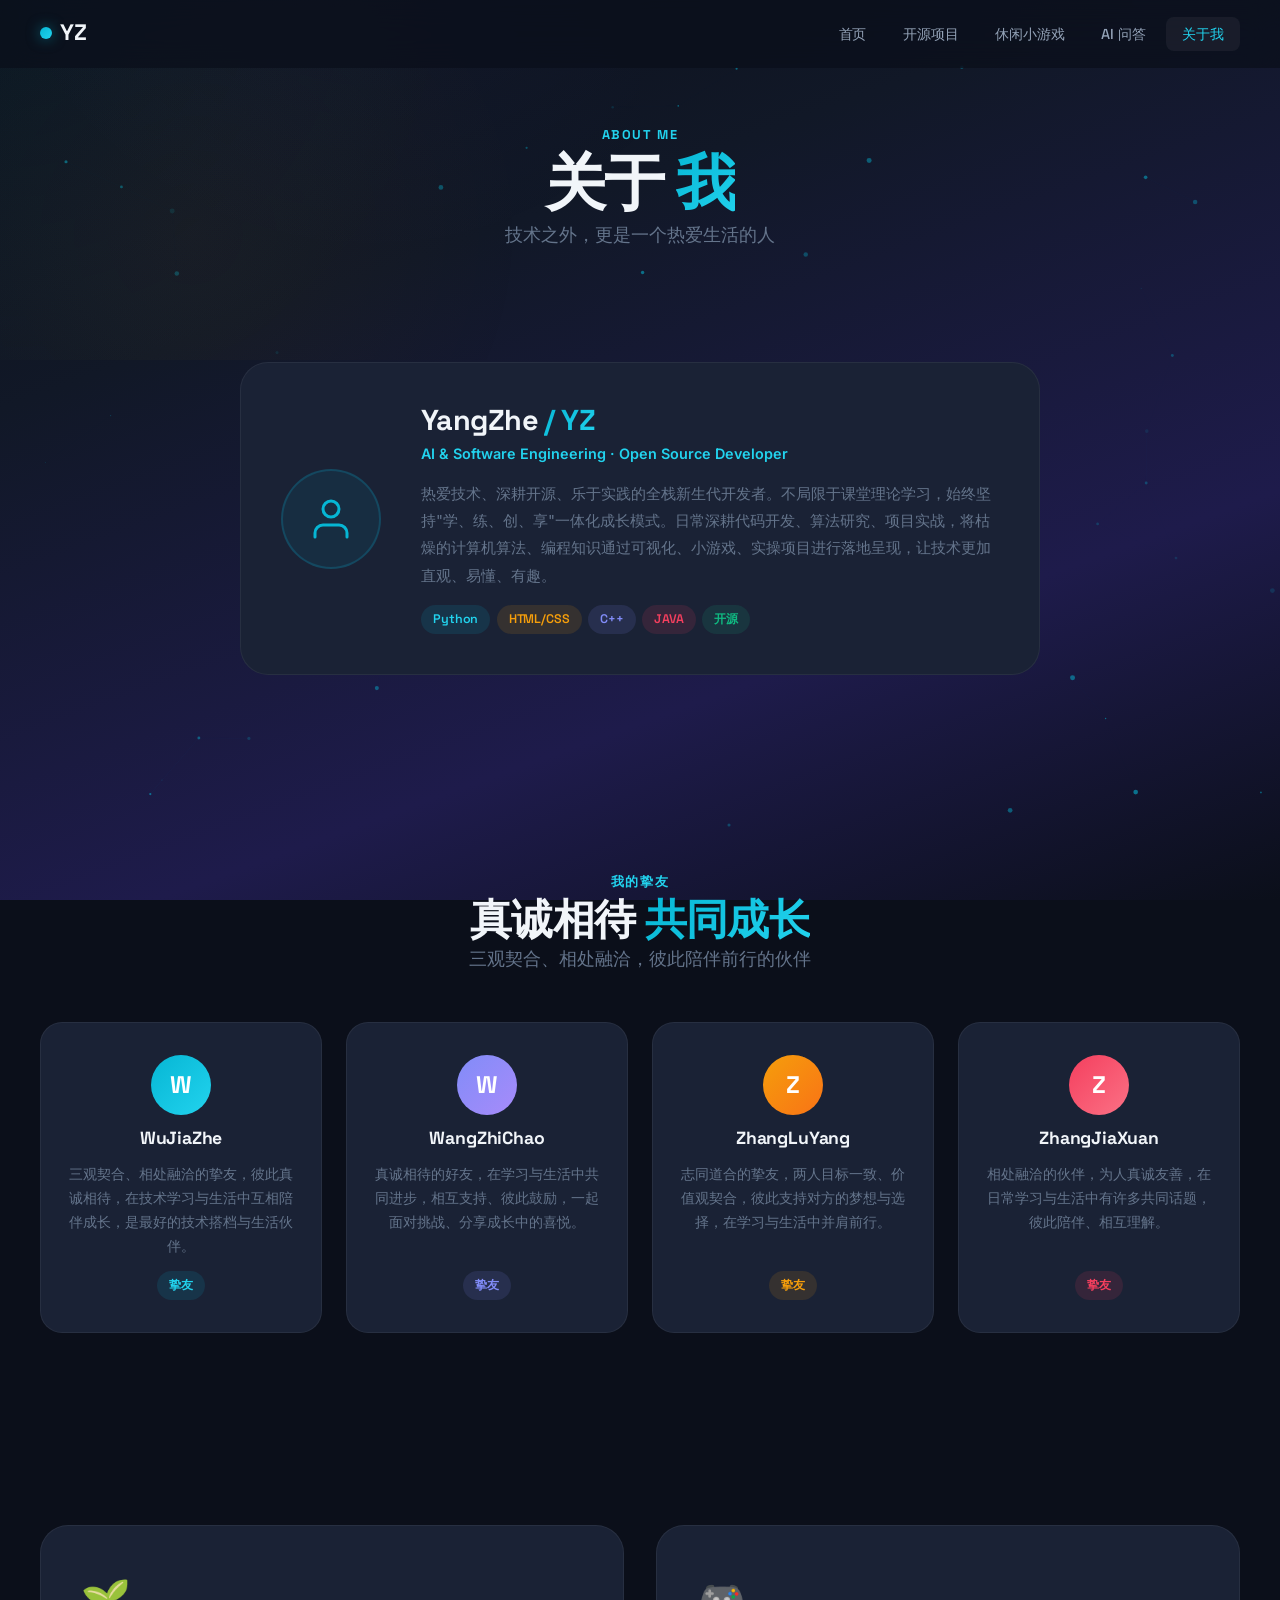
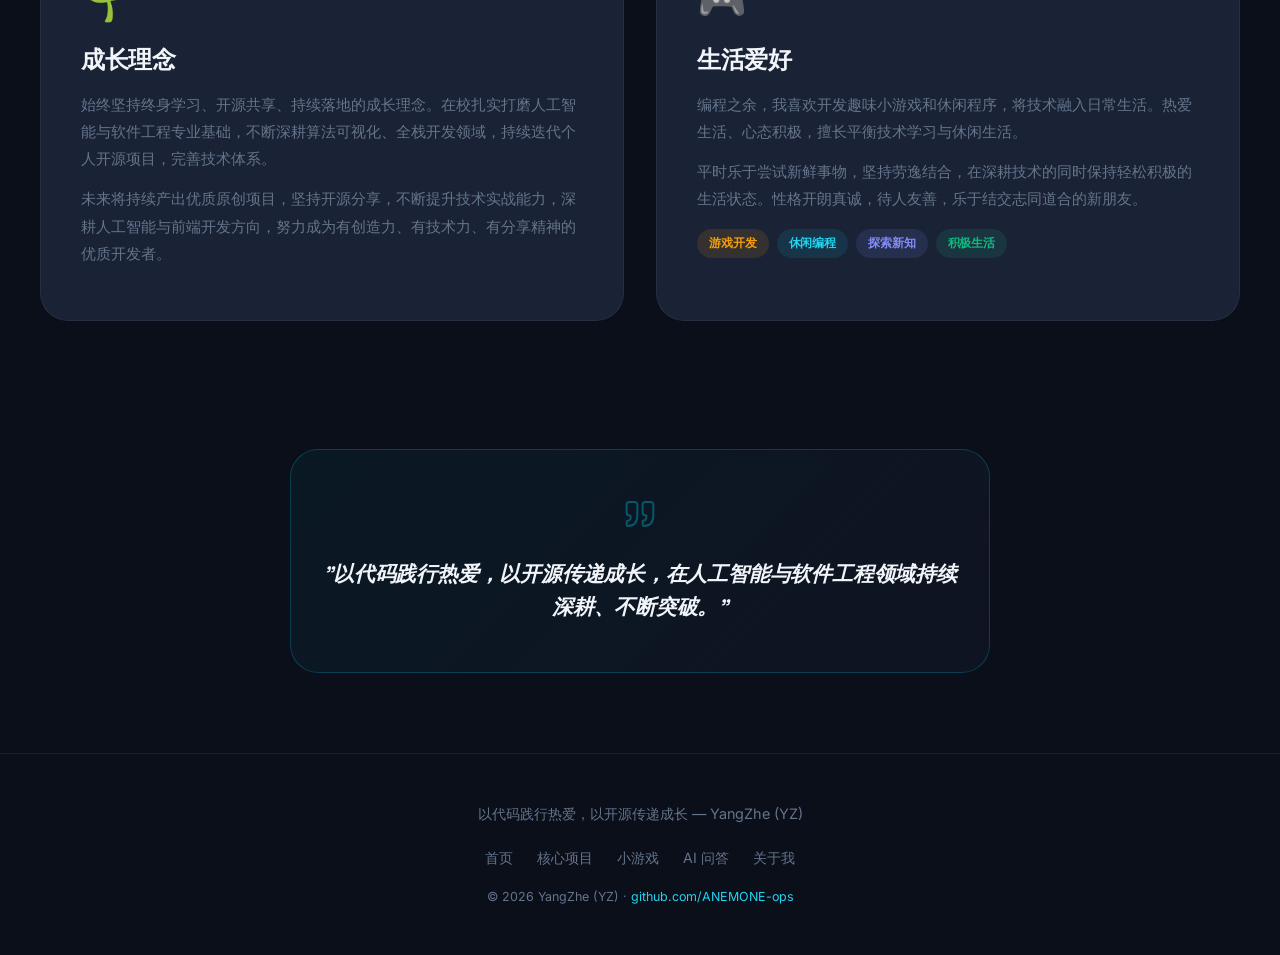
<file: friends.html>
<!DOCTYPE html>
<html lang="zh-CN" class="js-loading">
<head>
<meta charset="UTF-8">
<meta name="viewport" content="width=device-width, initial-scale=1.0">
<meta name="description" content="关于 YangZhe - 个人生活、挚友、兴趣爱好、成长理念">
<title>关于我 · YangZhe</title>
<style>html.js-loading{visibility:hidden}html.js-ready{visibility:visible}</style>
<link rel="preconnect" href="https://fonts.googleapis.com">
<link rel="preconnect" href="https://fonts.gstatic.com" crossorigin>
<link href="https://fonts.googleapis.com/css2?family=Inter:opsz,wght@14..32,400..700&family=JetBrains+Mono:wght@400..700&family=Space+Grotesk:wght@400..700&display=swap" rel="stylesheet">
<link rel="stylesheet" href="css/style.css">
<link rel="stylesheet" href="css/friends.css">
</head>
<body>

<canvas class="particles-canvas"></canvas>

<nav class="nav">
  <div class="nav__inner">
    <a href="index.html" class="nav__logo">
      <span class="nav__logo-dot"></span>
      YZ
    </a>
    <button class="nav__toggle" aria-label="Toggle navigation">
      <span></span><span></span><span></span>
    </button>
    <ul class="nav__links">
      <li><a href="index.html" class="nav__link">首页</a></li>
      <li><a href="projects.html" class="nav__link">开源项目</a></li>
      <li><a href="games.html" class="nav__link">休闲小游戏</a></li>
      <li><a href="chat.html" class="nav__link">AI 问答</a></li>
      <li><a href="friends.html" class="nav__link nav__link--active">关于我</a></li>
    </ul>
  </div>
</nav>

<!-- Page Header -->
<section class="page-header">
  <div class="section__inner reveal">
    <span class="section__label">About Me</span>
    <h1>关于 <span class="text-gradient">我</span></h1>
    <p class="section__subtitle" style="margin-inline:auto;">技术之外，更是一个热爱生活的人</p>
  </div>
</section>

<!-- Personal Info Card -->
<section class="section profile" style="padding-top:1rem;">
  <div class="section__inner">
    <div class="profile-card reveal">
      <div class="profile-card__avatar">
        <div class="profile-card__avatar-placeholder">
          <svg width="48" height="48" viewBox="0 0 24 24" fill="none" stroke="#06b6d4" stroke-width="1.5" stroke-linecap="round" stroke-linejoin="round"><path d="M20 21v-2a4 4 0 0 0-4-4H8a4 4 0 0 0-4 4v2"/><circle cx="12" cy="7" r="4"/></svg>
        </div>
      </div>
      <div class="profile-card__info">
        <h2>YangZhe <span class="text-gradient">/ YZ</span></h2>
        <p class="profile-card__role">AI & Software Engineering · Open Source Developer</p>
        <p class="profile-card__bio">
          热爱技术、深耕开源、乐于实践的全栈新生代开发者。不局限于课堂理论学习，始终坚持"学、练、创、享"一体化成长模式。日常深耕代码开发、算法研究、项目实战，将枯燥的计算机算法、编程知识通过可视化、小游戏、实操项目进行落地呈现，让技术更加直观、易懂、有趣。
        </p>
        <div class="profile-card__tags">
          <span class="tag tag--teal">Python</span>
          <span class="tag tag--gold">HTML/CSS</span>
          <span class="tag tag--violet">C++</span>
          <span class="tag tag--rose">JAVA</span>
          <span class="tag tag--emerald">开源</span>
        </div>
      </div>
    </div>
  </div>
</section>

<!-- Friends Section -->
<section class="section friends">
  <div class="section__inner">
    <div class="reveal" style="text-align:center;">
      <span class="section__label">我的挚友</span>
      <h2>真诚相待 <span class="text-gradient">共同成长</span></h2>
      <p class="section__subtitle" style="margin-inline:auto;">三观契合、相处融洽，彼此陪伴前行的伙伴</p>
    </div>
    <div class="friends__grid reveal">
      <div class="friend-card">
        <div class="friend-card__avatar friend-card__avatar--c1">W</div>
        <h3>WuJiaZhe</h3>
        <p>三观契合、相处融洽的挚友，彼此真诚相待，在技术学习与生活中互相陪伴成长，是最好的技术搭档与生活伙伴。</p>
        <span class="tag tag--teal">挚友</span>
      </div>
      <div class="friend-card">
        <div class="friend-card__avatar friend-card__avatar--c2">W</div>
        <h3>WangZhiChao</h3>
        <p>真诚相待的好友，在学习与生活中共同进步，相互支持、彼此鼓励，一起面对挑战、分享成长中的喜悦。</p>
        <span class="tag tag--violet">挚友</span>
      </div>
      <div class="friend-card">
        <div class="friend-card__avatar friend-card__avatar--c3">Z</div>
        <h3>ZhangLuYang</h3>
        <p>志同道合的挚友，两人目标一致、价值观契合，彼此支持对方的梦想与选择，在学习与生活中并肩前行。</p>
        <span class="tag tag--gold">挚友</span>
      </div>
      <div class="friend-card">
        <div class="friend-card__avatar friend-card__avatar--c4">Z</div>
        <h3>ZhangJiaXuan</h3>
        <p>相处融洽的伙伴，为人真诚友善，在日常学习与生活中有许多共同话题，彼此陪伴、相互理解。</p>
        <span class="tag tag--rose">挚友</span>
      </div>
    </div>
  </div>
</section>

<!-- Life & Philosophy -->
<section class="section life">
  <div class="section__inner">
    <div class="life__grid reveal">
      <div class="life__card life__card--philosophy">
        <div class="life__card-icon">🌱</div>
        <h2>成长理念</h2>
        <p>始终坚持终身学习、开源共享、持续落地的成长理念。在校扎实打磨人工智能与软件工程专业基础，不断深耕算法可视化、全栈开发领域，持续迭代个人开源项目，完善技术体系。</p>
        <p>未来将持续产出优质原创项目，坚持开源分享，不断提升技术实战能力，深耕人工智能与前端开发方向，努力成为有创造力、有技术力、有分享精神的优质开发者。</p>
      </div>
      <div class="life__card life__card--hobbies">
        <div class="life__card-icon">🎮</div>
        <h2>生活爱好</h2>
        <p>编程之余，我喜欢开发趣味小游戏和休闲程序，将技术融入日常生活。热爱生活、心态积极，擅长平衡技术学习与休闲生活。</p>
        <p>平时乐于尝试新鲜事物，坚持劳逸结合，在深耕技术的同时保持轻松积极的生活状态。性格开朗真诚，待人友善，乐于结交志同道合的新朋友。</p>
        <div class="life__tags">
          <span class="tag tag--gold">游戏开发</span>
          <span class="tag tag--teal">休闲编程</span>
          <span class="tag tag--violet">探索新知</span>
          <span class="tag tag--emerald">积极生活</span>
        </div>
      </div>
    </div>
  </div>
</section>

<section class="section motto-section">
  <div class="section__inner reveal">
    <div class="motto-card">
      <div class="motto-card__quote">
        <svg width="32" height="32" viewBox="0 0 24 24" fill="none" stroke="#06b6d4" stroke-width="1.5" stroke-linecap="round" stroke-linejoin="round" opacity="0.4"><path d="M3 21c3 0 7-1 7-8V5c0-1.25-.756-2.017-2-2H4c-1.25 0-2 .75-2 1.972V11c0 1.25.75 2 2 2 1 0 1 0 1 1v1c0 1-1 2-2 2s-1 .008-1 1.031V20c0 1 0 1 1 1z"/><path d="M15 21c3 0 7-1 7-8V5c0-1.25-.757-2.017-2-2h-4c-1.25 0-2 .75-2 1.972V11c0 1.25.75 2 2 2h.75c0 2.25.25 4-2.75 4v3c0 1 0 1 1 1z"/></svg>
      </div>
      <blockquote>"以代码践行热爱，以开源传递成长，在人工智能与软件工程领域持续深耕、不断突破。"</blockquote>
    </div>
  </div>
</section>

<footer class="footer">
  <div class="footer__inner">
    <p class="footer__text">以代码践行热爱，以开源传递成长 — YangZhe (YZ)</p>
    <div class="footer__links">
      <a href="index.html" class="footer__link">首页</a>
      <a href="projects.html" class="footer__link">核心项目</a>
      <a href="games.html" class="footer__link">小游戏</a>
      <a href="chat.html" class="footer__link">AI 问答</a>
      <a href="about.html" class="footer__link">关于我</a>
    </div>
    <p class="footer__text" style="margin-top:1rem;font-size:0.78rem;">© 2026 YangZhe (YZ) · <a href="https://github.com/ANEMONE-ops" target="_blank">github.com/ANEMONE-ops</a></p>
  </div>
</footer>

<script src="js/main.js"></script>
</body>
</html>
</file>
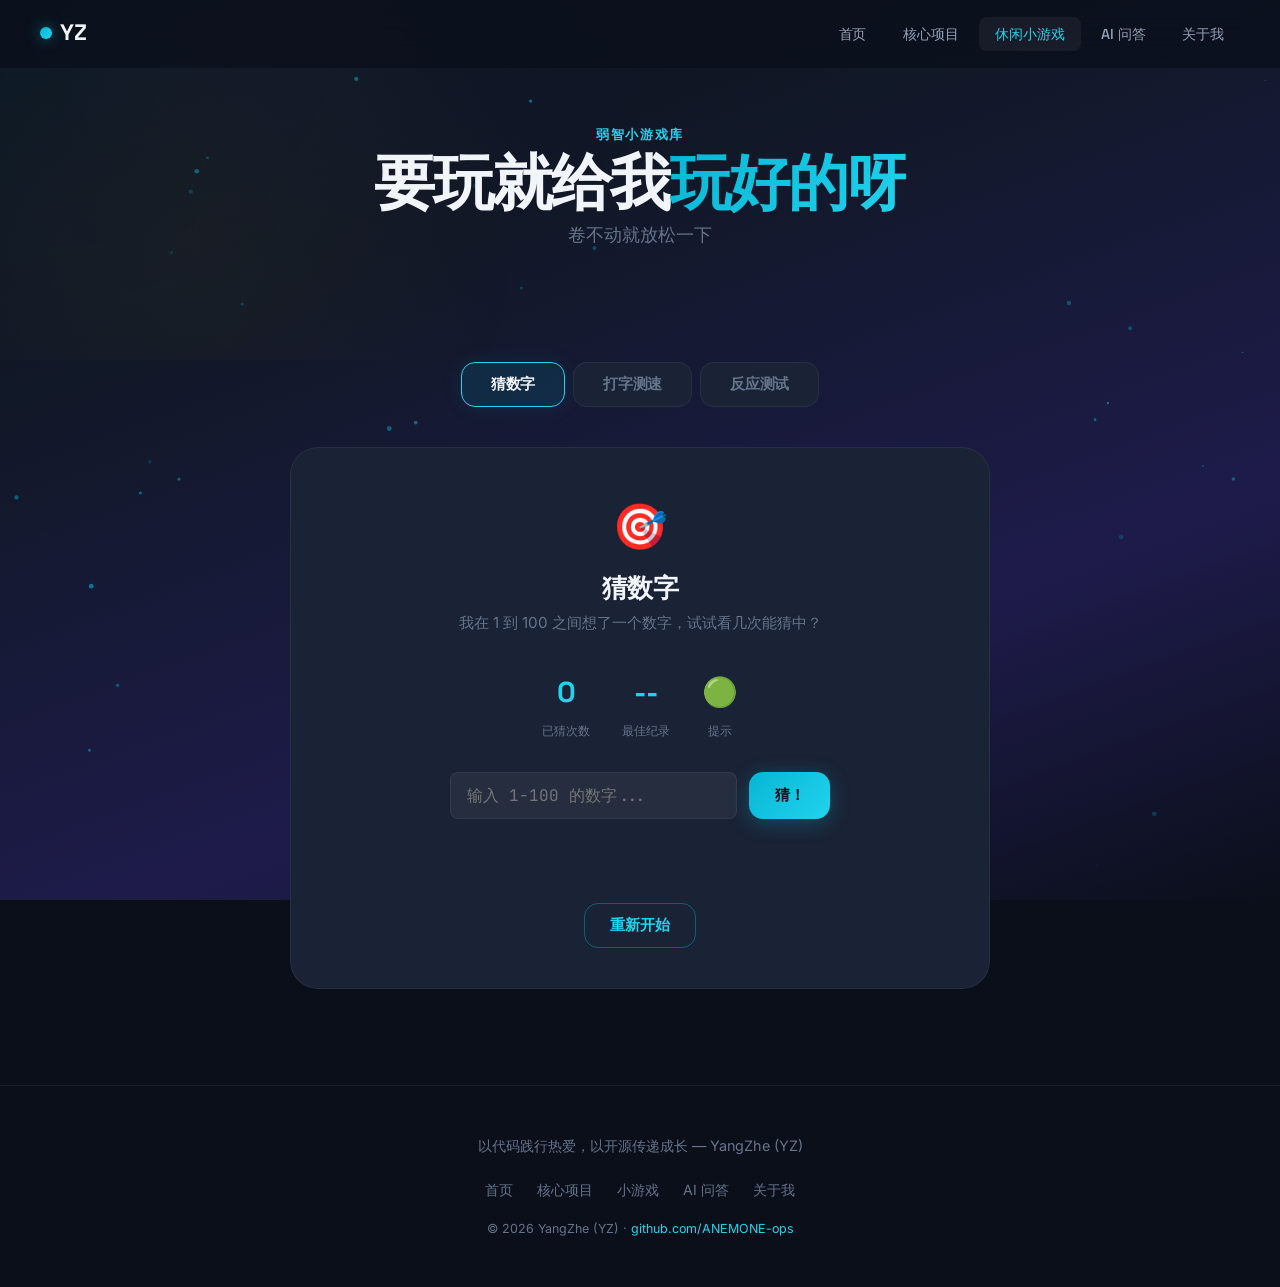
<file: games.html>
<!DOCTYPE html>
<html lang="zh-CN" class="js-loading">
<head>
<meta charset="UTF-8">
<meta name="viewport" content="width=device-width, initial-scale=1.0">
<meta name="description" content="休闲小游戏 - 猜数字、打字测速、反应速度测试">
<title>休闲小游戏 · YangZhe</title>
<style>html.js-loading{visibility:hidden}html.js-ready{visibility:visible}</style>
<link rel="preconnect" href="https://fonts.googleapis.com">
<link rel="preconnect" href="https://fonts.gstatic.com" crossorigin>
<link href="https://fonts.googleapis.com/css2?family=Inter:opsz,wght@14..32,400..700&family=JetBrains+Mono:wght@400..700&family=Space+Grotesk:wght@400..700&display=swap" rel="stylesheet">
<link rel="stylesheet" href="css/style.css">
<link rel="stylesheet" href="css/games.css">
</head>
<body>

<canvas class="particles-canvas"></canvas>

<nav class="nav">
  <div class="nav__inner">
    <a href="index.html" class="nav__logo">
      <span class="nav__logo-dot"></span>
      YZ
    </a>
    <button class="nav__toggle" aria-label="Toggle navigation">
      <span></span><span></span><span></span>
    </button>
    <ul class="nav__links">
      <li><a href="index.html" class="nav__link">首页</a></li>
      <li><a href="projects.html" class="nav__link">核心项目</a></li>
      <li><a href="games.html" class="nav__link nav__link--active">休闲小游戏</a></li>
      <li><a href="chat.html" class="nav__link">AI 问答</a></li>
      <li><a href="about.html" class="nav__link">关于我</a></li>
    </ul>
  </div>
</nav>

<!-- Page Header -->
<section class="page-header">
  <div class="section__inner reveal">
    <span class="section__label">弱智小游戏库</span>
    <h1>要玩就给我<span class="text-gradient">玩好的呀</span></h1>
    <p class="section__subtitle" style="margin-inline:auto;">卷不动就放松一下</p>
  </div>
</section>

<!-- Game Tabs -->
<section class="section games-tabs" style="padding-top:1rem;">
  <div class="section__inner">
    <div class="games-tabs__nav reveal">
      <button class="games-tabs__btn games-tabs__btn--active" data-game="guess">猜数字</button>
      <button class="games-tabs__btn" data-game="typing">打字测速</button>
      <button class="games-tabs__btn" data-game="reaction">反应测试</button>
    </div>

    <!-- Game 1: Number Guessing -->
    <div class="game-panel game-panel--active reveal" id="game-guess">
      <div class="game-panel__inner">
        <div class="game-panel__header">
          <div class="game-panel__icon">🎯</div>
          <h2>猜数字</h2>
          <p>我在 1 到 100 之间想了一个数字，试试看几次能猜中？</p>
        </div>
        <div class="game-panel__body">
          <div class="game-panel__stats">
            <div class="game-stat">
              <span class="game-stat__num" id="guess-rounds">0</span>
              <span class="game-stat__label">已猜次数</span>
            </div>
            <div class="game-stat">
              <span class="game-stat__num" id="guess-best">--</span>
              <span class="game-stat__label">最佳纪录</span>
            </div>
            <div class="game-stat">
              <span class="game-stat__num" id="guess-hint">🟢</span>
              <span class="game-stat__label">提示</span>
            </div>
          </div>
          <div class="game-panel__input-row">
            <input type="number" id="guess-input" class="game-input" placeholder="输入 1-100 的数字..." min="1" max="100">
            <button id="guess-btn" class="btn btn--primary">猜！</button>
          </div>
          <div class="game-panel__result" id="guess-result"></div>
          <div class="game-panel__history" id="guess-history"></div>
          <button id="guess-reset" class="btn btn--outline" style="margin-top:1rem;">重新开始</button>
        </div>
      </div>
    </div>

    <!-- Game 2: Typing Speed -->
    <div class="game-panel reveal" id="game-typing">
      <div class="game-panel__inner">
        <div class="game-panel__header">
          <div class="game-panel__icon">⌨️</div>
          <h2>打字速度测试</h2>
          <p>展示一段文字，计时开始后输入，看你的打字速度和准确率</p>
        </div>
        <div class="game-panel__body">
          <div class="game-panel__stats">
            <div class="game-stat">
              <span class="game-stat__num" id="typing-wpm">0</span>
              <span class="game-stat__label">WPM (字/分)</span>
            </div>
            <div class="game-stat">
              <span class="game-stat__num" id="typing-accuracy">100</span>
              <span class="game-stat__label">准确率 %</span>
            </div>
            <div class="game-stat">
              <span class="game-stat__num" id="typing-time">0</span>
              <span class="game-stat__label">已用秒数</span>
            </div>
          </div>
          <div class="typing-display" id="typing-display"></div>
          <textarea id="typing-input" class="game-input game-input--textarea" placeholder="在这里输入..." disabled></textarea>
          <div class="game-panel__actions">
            <button id="typing-start" class="btn btn--primary">开始测试</button>
            <button id="typing-reset" class="btn btn--outline">换一题</button>
          </div>
          <div class="game-panel__result" id="typing-result"></div>
        </div>
      </div>
    </div>

    <!-- Game 3: Reaction Test -->
    <div class="game-panel reveal" id="game-reaction">
      <div class="game-panel__inner">
        <div class="game-panel__header">
          <div class="game-panel__icon">⚡</div>
          <h2>反应速度测试</h2>
          <p>当屏幕变绿时立刻点击！测试你的极限反应速度</p>
        </div>
        <div class="game-panel__body">
          <div class="game-panel__stats">
            <div class="game-stat">
              <span class="game-stat__num" id="reaction-last">--</span>
              <span class="game-stat__label">最近一次 (ms)</span>
            </div>
            <div class="game-stat">
              <span class="game-stat__num" id="reaction-best">--</span>
              <span class="game-stat__label">最佳纪录 (ms)</span>
            </div>
            <div class="game-stat">
              <span class="game-stat__num" id="reaction-avg">--</span>
              <span class="game-stat__label">平均 (ms)</span>
            </div>
          </div>
          <div class="reaction-zone" id="reaction-zone">
            <div class="reaction-zone__inner">
              <span id="reaction-text">点击这里开始</span>
              <span id="reaction-timer" class="reaction-zone__timer"></span>
            </div>
          </div>
          <div class="game-panel__result" id="reaction-result"></div>
          <button id="reaction-reset" class="btn btn--outline" style="margin-top:1rem;">重置纪录</button>
        </div>
      </div>
    </div>
  </div>
</section>

<footer class="footer">
  <div class="footer__inner">
    <p class="footer__text">以代码践行热爱，以开源传递成长 — YangZhe (YZ)</p>
    <div class="footer__links">
      <a href="index.html" class="footer__link">首页</a>
      <a href="projects.html" class="footer__link">核心项目</a>
      <a href="games.html" class="footer__link">小游戏</a>
      <a href="chat.html" class="footer__link">AI 问答</a>
      <a href="about.html" class="footer__link">关于我</a>
    </div>
    <p class="footer__text" style="margin-top:1rem;font-size:0.78rem;">© 2026 YangZhe (YZ) · <a href="https://github.com/ANEMONE-ops" target="_blank">github.com/ANEMONE-ops</a></p>
  </div>
</footer>

<script src="js/main.js"></script>
<script src="js/games.js"></script>
</body>
</html>
</file>
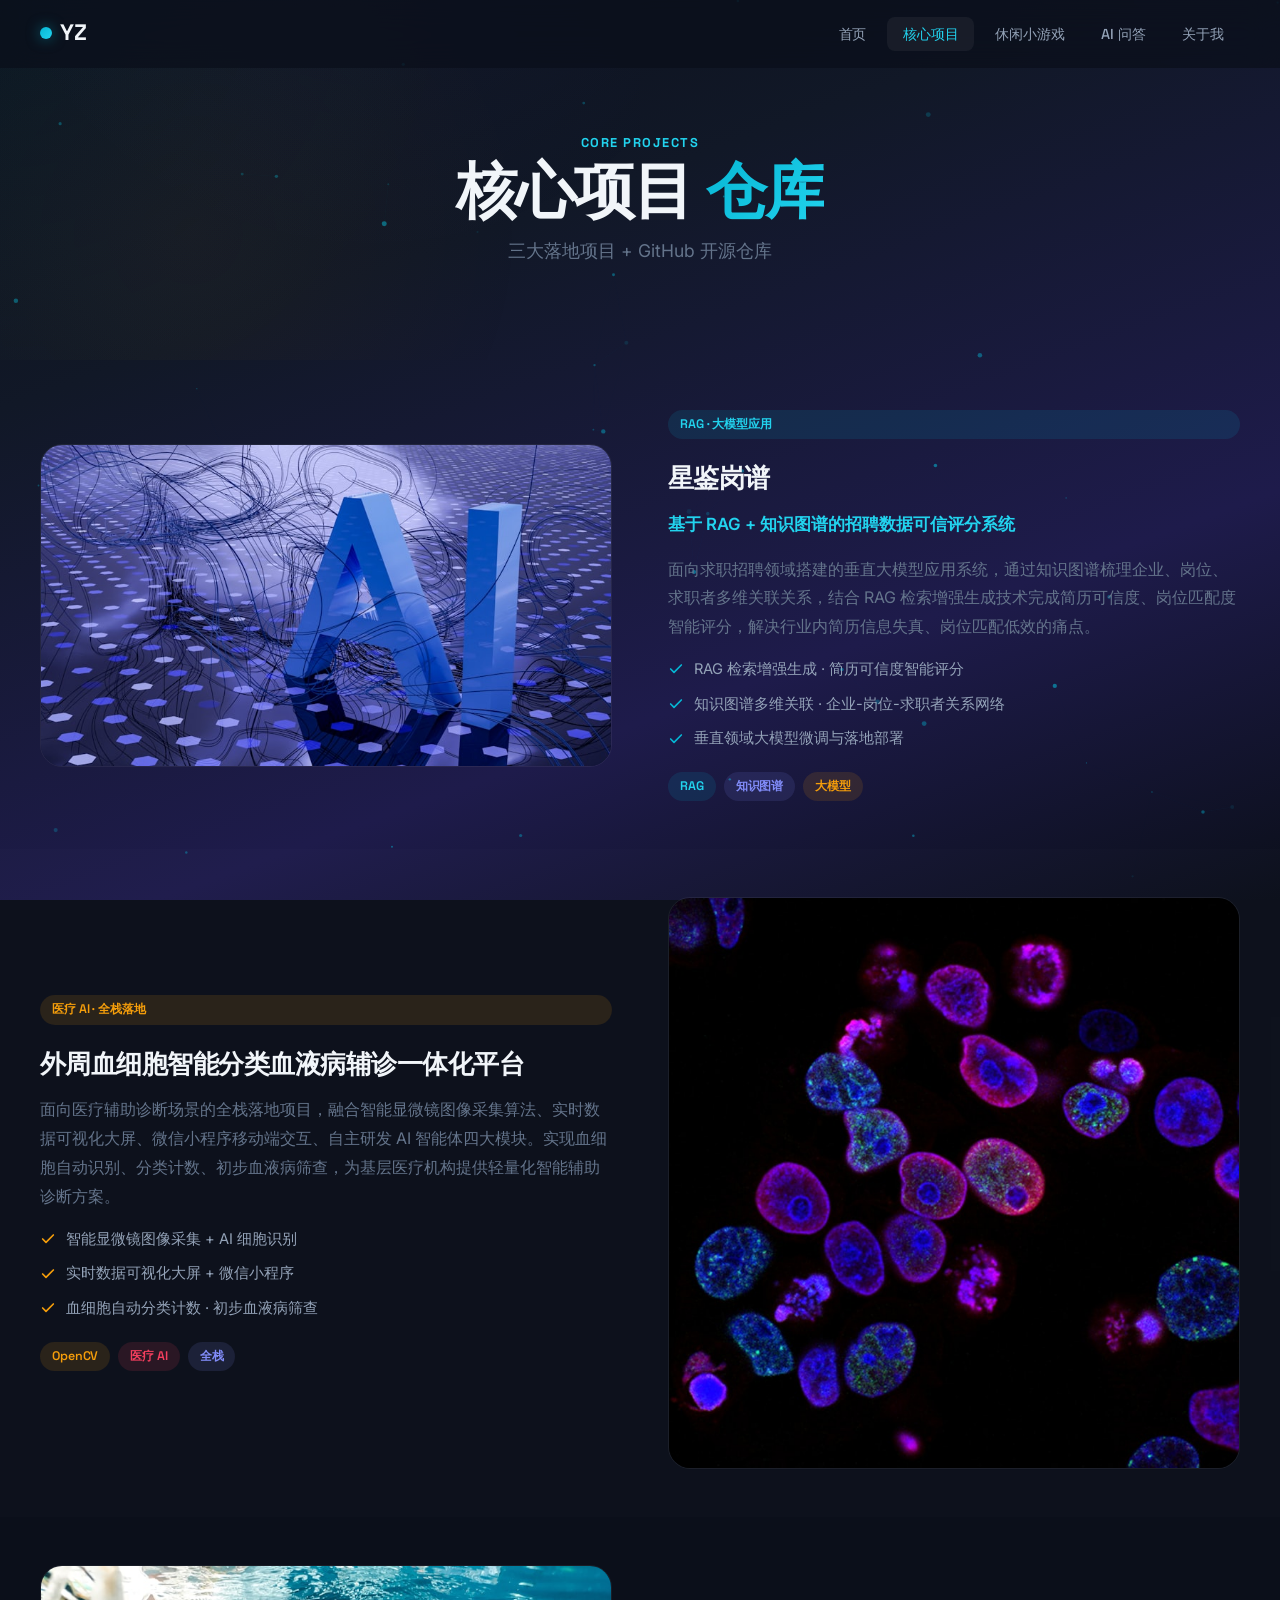
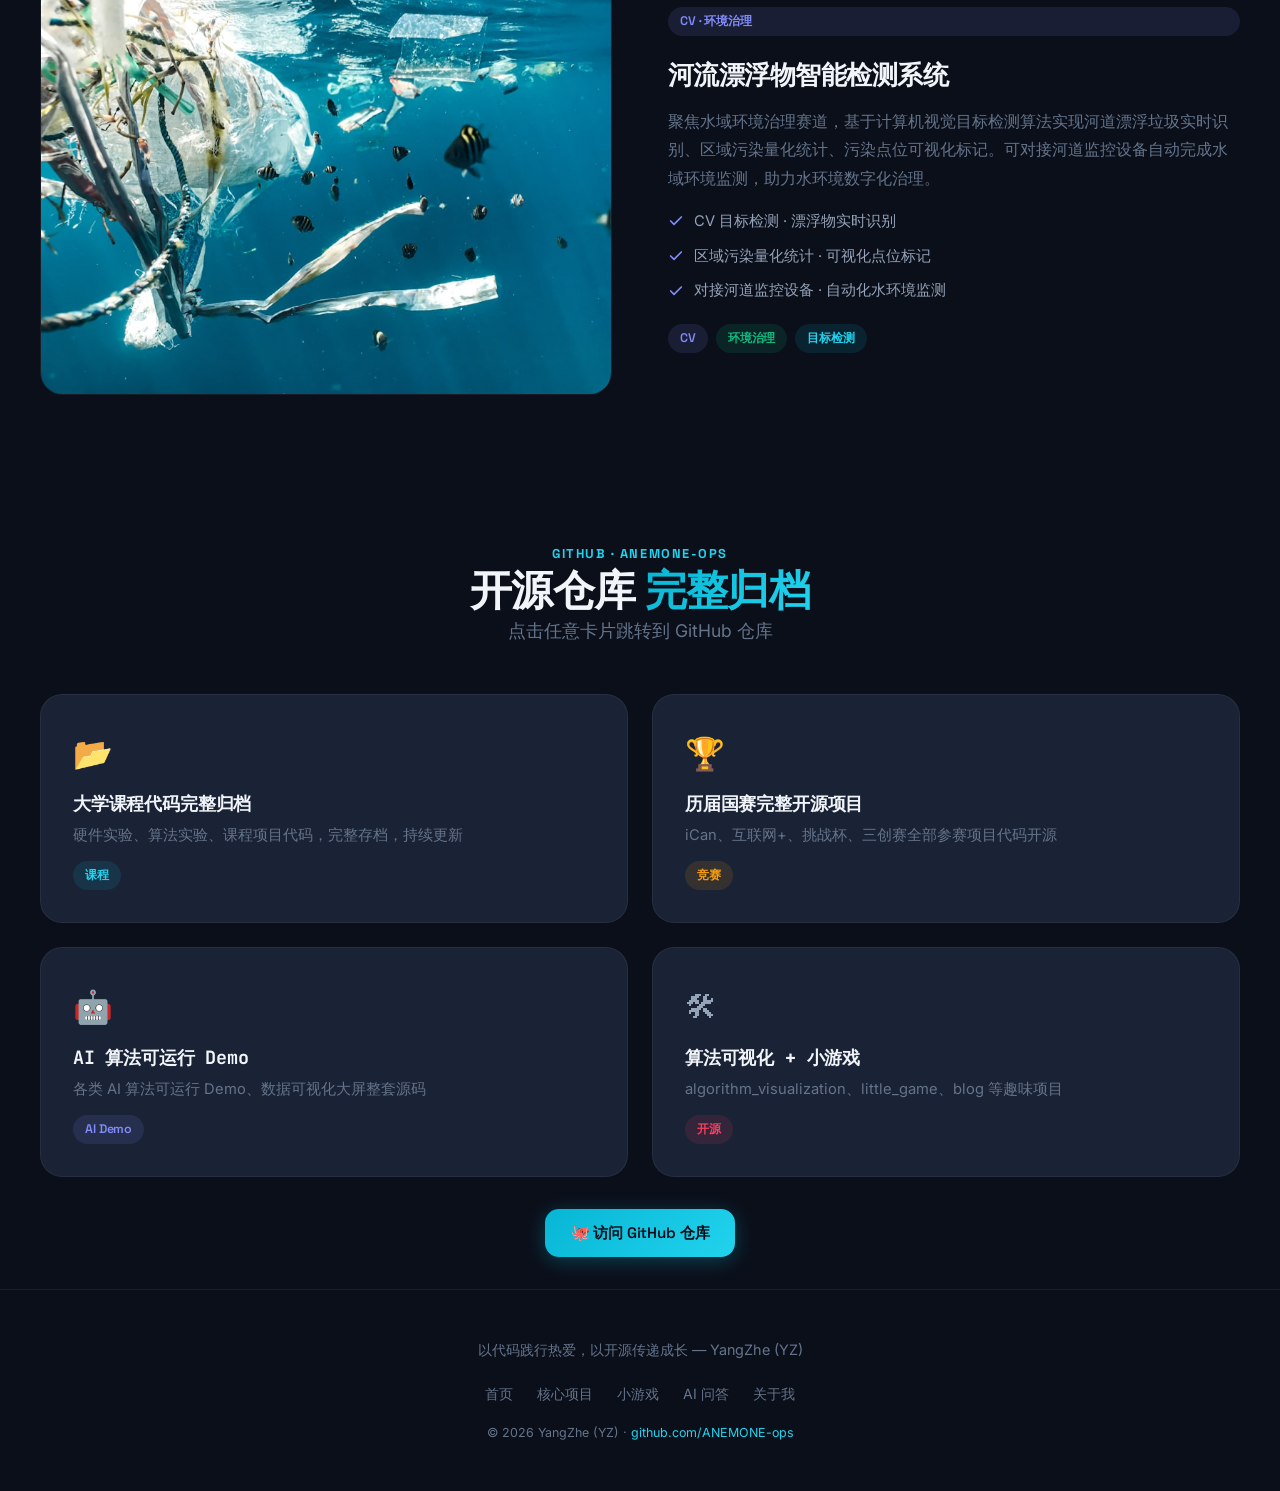
<file: projects.html>
<!DOCTYPE html>
<html lang="zh-CN" class="js-loading">
<head>
<meta charset="UTF-8">
<meta name="viewport" content="width=device-width, initial-scale=1.0">
<meta name="description" content="YangZhe 核心项目 - 星鉴岗谱、血细胞辅诊平台、河流漂浮物检测、开源仓库">
<title>核心项目 · YangZhe</title>
<style>html.js-loading{visibility:hidden}html.js-ready{visibility:visible}</style>
<link rel="preconnect" href="https://fonts.googleapis.com">
<link rel="preconnect" href="https://fonts.gstatic.com" crossorigin>
<link href="https://fonts.googleapis.com/css2?family=Inter:opsz,wght@14..32,400..700&family=JetBrains+Mono:wght@400..700&family=Space+Grotesk:wght@400..700&display=swap" rel="stylesheet">
<link rel="stylesheet" href="css/style.css">
<link rel="stylesheet" href="css/projects.css">
</head>
<body>

<canvas class="particles-canvas"></canvas>

<nav class="nav">
  <div class="nav__inner">
    <a href="index.html" class="nav__logo">
      <span class="nav__logo-dot"></span>
      YZ
    </a>
    <button class="nav__toggle" aria-label="Toggle navigation">
      <span></span><span></span><span></span>
    </button>
    <ul class="nav__links">
      <li><a href="index.html" class="nav__link">首页</a></li>
      <li><a href="projects.html" class="nav__link nav__link--active">核心项目</a></li>
      <li><a href="games.html" class="nav__link">休闲小游戏</a></li>
      <li><a href="chat.html" class="nav__link">AI 问答</a></li>
      <li><a href="about.html" class="nav__link">关于我</a></li>
    </ul>
  </div>
</nav>

<section class="page-header">
  <div class="section__inner reveal">
    <span class="section__label">Core Projects</span>
    <h1>核心项目 <span class="text-gradient">仓库</span></h1>
    <p class="section__subtitle" style="margin-inline:auto;">三大落地项目 + GitHub 开源仓库</p>
  </div>
</section>

<!-- Project 1: Recruitment System -->
<section class="section project-detail" id="recruit">
  <div class="section__inner">
    <div class="project-detail__grid reveal">
      <div class="project-detail__visual">
        <img src="images/brain.jpg" alt="RAG+Knowledge Graph" style="width:100%;border-radius:var(--radius-lg);border:1px solid var(--border-subtle);">
      </div>
      <div class="project-detail__info">
        <span class="tag tag--teal" style="margin-bottom:0.5rem;">RAG · 大模型应用</span>
        <h2>星鉴岗谱</h2>
        <p class="project-detail__subtitle">基于 RAG + 知识图谱的招聘数据可信评分系统</p>
        <p class="project-detail__desc">
          面向求职招聘领域搭建的垂直大模型应用系统，通过知识图谱梳理企业、岗位、求职者多维关联关系，结合 RAG 检索增强生成技术完成简历可信度、岗位匹配度智能评分，解决行业内简历信息失真、岗位匹配低效的痛点。
        </p>
        <div class="project-detail__features">
          <div class="project-detail__feature">
            <svg width="16" height="16" viewBox="0 0 24 24" fill="none" stroke="#06b6d4" stroke-width="2.5" stroke-linecap="round" stroke-linejoin="round"><polyline points="20 6 9 17 4 12"/></svg>
            RAG 检索增强生成 · 简历可信度智能评分
          </div>
          <div class="project-detail__feature">
            <svg width="16" height="16" viewBox="0 0 24 24" fill="none" stroke="#06b6d4" stroke-width="2.5" stroke-linecap="round" stroke-linejoin="round"><polyline points="20 6 9 17 4 12"/></svg>
            知识图谱多维关联 · 企业-岗位-求职者关系网络
          </div>
          <div class="project-detail__feature">
            <svg width="16" height="16" viewBox="0 0 24 24" fill="none" stroke="#06b6d4" stroke-width="2.5" stroke-linecap="round" stroke-linejoin="round"><polyline points="20 6 9 17 4 12"/></svg>
            垂直领域大模型微调与落地部署
          </div>
        </div>
        <div class="project-detail__tags">
          <span class="tag tag--teal">RAG</span>
          <span class="tag tag--violet">知识图谱</span>
          <span class="tag tag--gold">大模型</span>
        </div>
      </div>
    </div>
  </div>
</section>

<!-- Project 2: Blood Cell Diagnosis -->
<section class="section project-detail project-detail--alt" id="blood">
  <div class="section__inner">
    <div class="project-detail__grid project-detail__grid--reverse reveal">
      <div class="project-detail__visual">
        <img src="images/lab.jpg" alt="Blood Cell AI" style="width:100%;border-radius:var(--radius-lg);border:1px solid var(--border-subtle);">
      </div>
      <div class="project-detail__info">
        <span class="tag tag--gold" style="margin-bottom:0.5rem;">医疗 AI · 全栈落地</span>
        <h2>外周血细胞智能分类血液病辅诊一体化平台</h2>
        <p class="project-detail__desc">
          面向医疗辅助诊断场景的全栈落地项目，融合智能显微镜图像采集算法、实时数据可视化大屏、微信小程序移动端交互、自主研发 AI 智能体四大模块。实现血细胞自动识别、分类计数、初步血液病筛查，为基层医疗机构提供轻量化智能辅助诊断方案。
        </p>
        <div class="project-detail__features">
          <div class="project-detail__feature">
            <svg width="16" height="16" viewBox="0 0 24 24" fill="none" stroke="#f59e0b" stroke-width="2.5" stroke-linecap="round" stroke-linejoin="round"><polyline points="20 6 9 17 4 12"/></svg>
            智能显微镜图像采集 + AI 细胞识别
          </div>
          <div class="project-detail__feature">
            <svg width="16" height="16" viewBox="0 0 24 24" fill="none" stroke="#f59e0b" stroke-width="2.5" stroke-linecap="round" stroke-linejoin="round"><polyline points="20 6 9 17 4 12"/></svg>
            实时数据可视化大屏 + 微信小程序
          </div>
          <div class="project-detail__feature">
            <svg width="16" height="16" viewBox="0 0 24 24" fill="none" stroke="#f59e0b" stroke-width="2.5" stroke-linecap="round" stroke-linejoin="round"><polyline points="20 6 9 17 4 12"/></svg>
            血细胞自动分类计数 · 初步血液病筛查
          </div>
        </div>
        <div class="project-detail__tags">
          <span class="tag tag--gold">OpenCV</span>
          <span class="tag tag--rose">医疗 AI</span>
          <span class="tag tag--violet">全栈</span>
        </div>
      </div>
    </div>
  </div>
</section>

<!-- Project 3: River Detection -->
<section class="section project-detail" id="river">
  <div class="section__inner">
    <div class="project-detail__grid reveal">
      <div class="project-detail__visual">
        <img src="images/river.jpg" alt="River Detection" style="width:100%;border-radius:var(--radius-lg);border:1px solid var(--border-subtle);">
      </div>
      <div class="project-detail__info">
        <span class="tag tag--violet" style="margin-bottom:0.5rem;">CV · 环境治理</span>
        <h2>河流漂浮物智能检测系统</h2>
        <p class="project-detail__desc">
          聚焦水域环境治理赛道，基于计算机视觉目标检测算法实现河道漂浮垃圾实时识别、区域污染量化统计、污染点位可视化标记。可对接河道监控设备自动完成水域环境监测，助力水环境数字化治理。
        </p>
        <div class="project-detail__features">
          <div class="project-detail__feature">
            <svg width="16" height="16" viewBox="0 0 24 24" fill="none" stroke="#818cf8" stroke-width="2.5" stroke-linecap="round" stroke-linejoin="round"><polyline points="20 6 9 17 4 12"/></svg>
            CV 目标检测 · 漂浮物实时识别
          </div>
          <div class="project-detail__feature">
            <svg width="16" height="16" viewBox="0 0 24 24" fill="none" stroke="#818cf8" stroke-width="2.5" stroke-linecap="round" stroke-linejoin="round"><polyline points="20 6 9 17 4 12"/></svg>
            区域污染量化统计 · 可视化点位标记
          </div>
          <div class="project-detail__feature">
            <svg width="16" height="16" viewBox="0 0 24 24" fill="none" stroke="#818cf8" stroke-width="2.5" stroke-linecap="round" stroke-linejoin="round"><polyline points="20 6 9 17 4 12"/></svg>
            对接河道监控设备 · 自动化水环境监测
          </div>
        </div>
        <div class="project-detail__tags">
          <span class="tag tag--violet">CV</span>
          <span class="tag tag--emerald">环境治理</span>
          <span class="tag tag--teal">目标检测</span>
        </div>
      </div>
    </div>
  </div>
</section>

<!-- GitHub Repos -->
<section class="section github-section" id="github">
  <div class="section__inner">
    <div class="reveal" style="text-align:center;margin-bottom:2rem;">
      <span class="section__label">GitHub · ANEMONE-ops</span>
      <h2>开源仓库 <span class="text-gradient">完整归档</span></h2>
      <p class="section__subtitle" style="margin-inline:auto;">点击任意卡片跳转到 GitHub 仓库</p>
    </div>
    <div class="other-projects reveal">
      <a href="https://github.com/ANEMONE-ops" target="_blank" class="other-projects__card" style="text-decoration:none;color:inherit;">
        <div class="other-projects__icon">📂</div>
        <h3>大学课程代码完整归档</h3>
        <p>硬件实验、算法实验、课程项目代码，完整存档，持续更新</p>
        <span class="tag tag--teal">课程</span>
      </a>
      <a href="https://github.com/ANEMONE-ops" target="_blank" class="other-projects__card" style="text-decoration:none;color:inherit;">
        <div class="other-projects__icon">🏆</div>
        <h3>历届国赛完整开源项目</h3>
        <p>iCan、互联网+、挑战杯、三创赛全部参赛项目代码开源</p>
        <span class="tag tag--gold">竞赛</span>
      </a>
      <a href="https://github.com/ANEMONE-ops" target="_blank" class="other-projects__card" style="text-decoration:none;color:inherit;">
        <div class="other-projects__icon">🤖</div>
        <h3>AI 算法可运行 Demo</h3>
        <p>各类 AI 算法可运行 Demo、数据可视化大屏整套源码</p>
        <span class="tag tag--violet">AI Demo</span>
      </a>
      <a href="https://github.com/ANEMONE-ops" target="_blank" class="other-projects__card" style="text-decoration:none;color:inherit;">
        <div class="other-projects__icon">🛠</div>
        <h3>算法可视化 + 小游戏</h3>
        <p>algorithm_visualization、little_game、blog 等趣味项目</p>
        <span class="tag tag--rose">开源</span>
      </a>
    </div>
    <div class="reveal" style="text-align:center;margin-top:2rem;">
      <a href="https://github.com/ANEMONE-ops" target="_blank" class="btn btn--primary">🐙 访问 GitHub 仓库</a>
    </div>
  </div>
</section>

<footer class="footer">
  <div class="footer__inner">
    <p class="footer__text">以代码践行热爱，以开源传递成长 — YangZhe (YZ)</p>
    <div class="footer__links">
      <a href="index.html" class="footer__link">首页</a>
      <a href="projects.html" class="footer__link">核心项目</a>
      <a href="games.html" class="footer__link">小游戏</a>
      <a href="chat.html" class="footer__link">AI 问答</a>
      <a href="about.html" class="footer__link">关于我</a>
    </div>
    <p class="footer__text" style="margin-top:1rem;font-size:0.78rem;">© 2026 YangZhe (YZ) · <a href="https://github.com/ANEMONE-ops" target="_blank">github.com/ANEMONE-ops</a></p>
  </div>
</footer>

<script src="js/main.js"></script>
</body>
</html>
</file>
<file: css/style.css>
/* ============================================
   YangZhe (YZ) Blog — Shared Styles
   ============================================ */

/* --- CSS Custom Properties --- */
:root {
  --bg-deep: #0b0f1a;
  --bg-primary: #111827;
  --bg-card: #1a2235;
  --bg-card-hover: #1f2b42;
  --border-subtle: rgba(255, 255, 255, 0.06);
  --border-glow: rgba(6, 182, 212, 0.25);
  --text-primary: #f1f5f9;
  --text-secondary: #94a3b8;
  --text-muted: #64748b;
  --accent-teal: #06b6d4;
  --accent-cyan: #22d3ee;
  --accent-gold: #f59e0b;
  --accent-violet: #818cf8;
  --accent-rose: #f43f5e;
  --accent-emerald: #10b981;
  --gradient-primary: linear-gradient(135deg, #06b6d4, #22d3ee);
  --gradient-warm: linear-gradient(135deg, #f59e0b, #f97316);
  --gradient-bg: linear-gradient(160deg, #0b0f1a 0%, #111827 30%, #1e1b4b 70%, #0b0f1a 100%);
  --radius-sm: 8px;
  --radius-md: 14px;
  --radius-lg: 22px;
  --radius-xl: 28px;
  --shadow-card: 0 4px 24px rgba(0, 0, 0, 0.3), 0 0 0 1px rgba(255, 255, 255, 0.04);
  --shadow-glow: 0 0 40px rgba(6, 182, 212, 0.15);
  --font-display: 'Space Grotesk', system-ui, sans-serif;
  --font-body: 'Inter', system-ui, sans-serif;
  --font-mono: 'JetBrains Mono', 'Fira Code', monospace;
  --transition-fast: 0.2s cubic-bezier(0.4, 0, 0.2, 1);
  --transition-smooth: 0.35s cubic-bezier(0.4, 0, 0.2, 1);
  --max-width: 1200px;
}

/* --- Reset & Base --- */
*, *::before, *::after { box-sizing: border-box; margin: 0; padding: 0; }

html {
  scroll-behavior: smooth;
  font-size: 16px;
}

body {
  font-family: var(--font-body);
  background: var(--bg-deep);
  color: var(--text-secondary);
  line-height: 1.7;
  min-height: 100vh;
  overflow-x: hidden;
  -webkit-font-smoothing: antialiased;
  -moz-osx-font-smoothing: grayscale;
}

/* Animated gradient background */
body::before {
  content: '';
  position: fixed;
  inset: 0;
  z-index: -1;
  background: var(--gradient-bg);
}

/* Ambient orbs */
body::after {
  content: '';
  position: fixed;
  top: -30%;
  left: -20%;
  width: 70%;
  height: 70%;
  z-index: -1;
  background: radial-gradient(circle at 30% 40%, rgba(6, 182, 212, 0.06) 0%, transparent 60%),
              radial-gradient(circle at 70% 20%, rgba(129, 140, 248, 0.05) 0%, transparent 50%),
              radial-gradient(circle at 50% 80%, rgba(245, 158, 11, 0.04) 0%, transparent 50%);
  pointer-events: none;
}

a { color: var(--accent-cyan); text-decoration: none; transition: color var(--transition-fast); }
a:hover { color: var(--accent-teal); }

img { max-width: 100%; height: auto; display: block; }

h1, h2, h3, h4, h5, h6 {
  font-family: var(--font-display);
  color: var(--text-primary);
  line-height: 1.2;
  font-weight: 700;
}

h1 { font-size: clamp(2.4rem, 5vw, 3.8rem); letter-spacing: -0.03em; }
h2 { font-size: clamp(1.8rem, 3.5vw, 2.6rem); letter-spacing: -0.02em; }
h3 { font-size: clamp(1.2rem, 2vw, 1.5rem); letter-spacing: -0.01em; }

/* --- Page Header (about/friends pages) --- */
.page-header {
  padding: 120px 1.5rem 3rem;
  text-align: center;
}

@media (max-width: 768px) {
  .page-header { padding: 100px 1rem 2rem; }
}

/* --- Navigation --- */
.nav {
  position: fixed;
  top: 0;
  left: 0;
  right: 0;
  z-index: 1000;
  padding: 0.9rem 1.5rem;
  background: rgba(11, 15, 26, 0.7);
  backdrop-filter: blur(16px);
  -webkit-backdrop-filter: blur(16px);
  border-bottom: 1px solid transparent;
  transition: all var(--transition-smooth);
}

.nav--scrolled {
  background: rgba(11, 15, 26, 0.9);
  backdrop-filter: blur(20px);
  -webkit-backdrop-filter: blur(20px);
  border-bottom: 1px solid var(--border-subtle);
  box-shadow: 0 1px 20px rgba(0, 0, 0, 0.3);
}

.nav__inner {
  max-width: var(--max-width);
  margin: 0 auto;
  display: flex;
  align-items: center;
  justify-content: space-between;
}

.nav__logo {
  font-family: var(--font-display);
  font-size: 1.4rem;
  font-weight: 800;
  color: var(--text-primary);
  letter-spacing: -0.02em;
  text-decoration: none;
  display: flex;
  align-items: center;
  gap: 0.5rem;
}

.nav__logo-dot {
  display: inline-block;
  width: 12px;
  height: 12px;
  border-radius: 50%;
  background: var(--gradient-primary);
  box-shadow: 0 0 14px rgba(6, 182, 212, 0.5);
}

.nav__links {
  display: flex;
  align-items: center;
  gap: 0.3rem;
  list-style: none;
}

.nav__link {
  font-family: var(--font-display);
  font-size: 0.9rem;
  font-weight: 500;
  color: var(--text-secondary);
  text-decoration: none;
  padding: 0.5rem 1rem;
  border-radius: var(--radius-sm);
  transition: all var(--transition-fast);
  letter-spacing: -0.01em;
}

.nav__link:hover,
.nav__link--active {
  color: var(--text-primary);
  background: rgba(255, 255, 255, 0.05);
}

.nav__link--active {
  color: var(--accent-cyan);
}

/* Mobile hamburger */
.nav__toggle {
  display: none;
  flex-direction: column;
  gap: 5px;
  cursor: pointer;
  background: none;
  border: none;
  padding: 4px;
}

.nav__toggle span {
  display: block;
  width: 22px;
  height: 2px;
  background: var(--text-secondary);
  border-radius: 2px;
  transition: all var(--transition-fast);
}

.nav__toggle--open span:nth-child(1) { transform: rotate(45deg) translate(5px, 5px); }
.nav__toggle--open span:nth-child(2) { opacity: 0; }
.nav__toggle--open span:nth-child(3) { transform: rotate(-45deg) translate(5px, -5px); }

/* --- Buttons --- */
.btn {
  display: inline-flex;
  align-items: center;
  gap: 0.5rem;
  font-family: var(--font-display);
  font-weight: 600;
  font-size: 0.95rem;
  padding: 0.7rem 1.6rem;
  border-radius: var(--radius-md);
  border: none;
  cursor: pointer;
  transition: all var(--transition-smooth);
  text-decoration: none;
  letter-spacing: -0.01em;
}

.btn--primary {
  background: var(--gradient-primary);
  color: #0b0f1a;
  box-shadow: 0 4px 20px rgba(6, 182, 212, 0.3);
}

.btn--primary:hover {
  box-shadow: 0 6px 30px rgba(6, 182, 212, 0.45);
  transform: translateY(-2px);
  color: #0b0f1a;
}

.btn--outline {
  background: transparent;
  color: var(--accent-cyan);
  border: 1.5px solid rgba(6, 182, 212, 0.4);
}

.btn--outline:hover {
  background: rgba(6, 182, 212, 0.08);
  border-color: var(--accent-cyan);
  color: var(--accent-cyan);
}

/* --- Sections --- */
.section {
  padding: 6rem 1.5rem;
  position: relative;
}

.section__inner {
  max-width: var(--max-width);
  margin: 0 auto;
}

.section__label {
  font-family: var(--font-display);
  font-size: 0.8rem;
  font-weight: 700;
  text-transform: uppercase;
  letter-spacing: 0.12em;
  color: var(--accent-cyan);
  margin-bottom: 0.75rem;
}

.section__title {
  margin-bottom: 1rem;
}

.section__subtitle {
  font-size: 1.1rem;
  color: var(--text-muted);
  max-width: 600px;
  margin-bottom: 3rem;
}

/* --- Cards --- */
.card {
  background: var(--bg-card);
  border: 1px solid var(--border-subtle);
  border-radius: var(--radius-lg);
  padding: 2rem;
  transition: all var(--transition-smooth);
}

.card:hover {
  background: var(--bg-card-hover);
  border-color: var(--border-glow);
  box-shadow: var(--shadow-glow);
  transform: translateY(-4px);
}

/* --- Tags --- */
.tag {
  display: inline-block;
  font-family: var(--font-display);
  font-size: 0.78rem;
  font-weight: 600;
  padding: 0.25rem 0.75rem;
  border-radius: 20px;
  letter-spacing: -0.01em;
}

.tag--teal   { background: rgba(6, 182, 212, 0.12);  color: var(--accent-cyan); }
.tag--gold   { background: rgba(245, 158, 11, 0.12);  color: var(--accent-gold); }
.tag--violet { background: rgba(129, 140, 248, 0.12); color: var(--accent-violet); }
.tag--rose   { background: rgba(244, 63, 94, 0.12);   color: var(--accent-rose); }
.tag--emerald{ background: rgba(16, 185, 129, 0.12);  color: var(--accent-emerald); }

/* --- Footer --- */
.footer {
  padding: 3rem 1.5rem;
  text-align: center;
  border-top: 1px solid var(--border-subtle);
}

.footer__inner {
  max-width: var(--max-width);
  margin: 0 auto;
}

.footer__text {
  font-size: 0.9rem;
  color: var(--text-muted);
}

.footer__links {
  display: flex;
  justify-content: center;
  gap: 1.5rem;
  margin-top: 1.2rem;
}

.footer__link {
  font-size: 0.88rem;
  color: var(--text-muted);
  transition: color var(--transition-fast);
}

.footer__link:hover { color: var(--accent-cyan); }

/* --- Animations --- */
@keyframes fadeInUp {
  from { opacity: 0; transform: translateY(30px); }
  to   { opacity: 1; transform: translateY(0); }
}

@keyframes fadeIn {
  from { opacity: 0; }
  to   { opacity: 1; }
}

@keyframes pulse-glow {
  0%, 100% { box-shadow: 0 0 20px rgba(6, 182, 212, 0.15); }
  50%      { box-shadow: 0 0 40px rgba(6, 182, 212, 0.3); }
}

@keyframes float {
  0%, 100% { transform: translateY(0); }
  50%      { transform: translateY(-12px); }
}

@keyframes orbit {
  from { transform: rotate(0deg) translateX(60px) rotate(0deg); }
  to   { transform: rotate(360deg) translateX(60px) rotate(-360deg); }
}

/* --- Particles canvas --- */
.particles-canvas {
  position: fixed;
  top: 0;
  left: 0;
  width: 100%;
  height: 100%;
  z-index: -1;
  pointer-events: none;
}

/* --- Scroll reveal --- */
/* Default: visible. Only below-fold elements get hidden by JS, then animated in. */
.reveal {
  opacity: 1;
}

.reveal--hidden {
  opacity: 0;
  transform: translateY(20px);
}

.reveal.animate-in {
  animation: fadeInUp 0.7s ease forwards;
}

/* Anti-FOUC: keep the page hidden until CSS paints, then reveal immediately */
html.js-loading {
  visibility: hidden;
}
html.js-ready {
  visibility: visible;
}

/* --- Utility --- */
.text-gradient {
  background: var(--gradient-primary);
  -webkit-background-clip: text;
  -webkit-text-fill-color: transparent;
  background-clip: text;
}

.visually-hidden {
  position: absolute; width: 1px; height: 1px;
  overflow: hidden; clip: rect(0,0,0,0); white-space: nowrap; border: 0;
}

.container { max-width: var(--max-width); margin: 0 auto; padding: 0 1.5rem; }

.grid-2 { display: grid; grid-template-columns: repeat(2, 1fr); gap: 1.5rem; }
.grid-3 { display: grid; grid-template-columns: repeat(3, 1fr); gap: 1.5rem; }
.grid-4 { display: grid; grid-template-columns: repeat(4, 1fr); gap: 1.5rem; }

@media (max-width: 900px) {
  .grid-2, .grid-3 { grid-template-columns: 1fr; }
  .grid-4 { grid-template-columns: repeat(2, 1fr); }
}

@media (max-width: 768px) {
  .nav__links {
    position: fixed;
    top: 0;
    right: -100%;
    width: 280px;
    height: 100vh;
    flex-direction: column;
    background: rgba(11, 15, 26, 0.97);
    backdrop-filter: blur(30px);
    padding: 5rem 2rem 2rem;
    gap: 0.5rem;
    transition: right var(--transition-smooth);
    border-left: 1px solid var(--border-subtle);
  }
  .nav__links--open { right: 0; }
  .nav__link { width: 100%; padding: 0.8rem 1rem; }
  .nav__toggle { display: flex; z-index: 1001; }

  .section { padding: 4rem 1rem; }
  .grid-4 { grid-template-columns: 1fr; }
}
</file>
<file: css/home.css>
/* ============================================
   Homepage Styles
   ============================================ */

/* --- Hero --- */
.hero {
  min-height: 100vh;
  display: flex;
  align-items: center;
  padding: 120px 1.5rem 5rem;
  position: relative;
}

.hero__inner {
  max-width: var(--max-width);
  margin: 0 auto;
  display: grid;
  grid-template-columns: 1fr 1fr;
  gap: 3rem;
  align-items: center;
  width: 100%;
}

.hero__content {
  display: flex;
  flex-direction: column;
  gap: 1.2rem;
}

.hero__badge {
  display: flex;
  gap: 0.5rem;
  flex-wrap: wrap;
}

.hero__title {
  font-size: clamp(2.8rem, 6vw, 4.2rem);
  line-height: 1.1;
}

.hero__greeting {
  display: block;
  font-size: 1.1rem;
  font-weight: 500;
  color: var(--text-muted);
  font-family: var(--font-body);
  margin-bottom: 0.3rem;
  letter-spacing: 0;
}

.hero__tagline-wrap {
  display: flex;
  align-items: center;
  gap: 0.6rem;
  min-height: 2.2rem;
}

.hero__cursor {
  font-family: var(--font-mono);
  font-size: 1.2rem;
  color: var(--accent-cyan);
  font-weight: 700;
  animation: pulse-glow 2s infinite;
}

.hero__tagline {
  font-family: var(--font-mono);
  font-size: 1.1rem;
  color: var(--text-secondary);
  border-right: 2px solid var(--accent-cyan);
  padding-right: 4px;
  animation: blink 0.8s step-end infinite;
  white-space: nowrap;
  overflow: hidden;
}

@keyframes blink {
  50% { border-color: transparent; }
}

.hero__description {
  font-size: 1.05rem;
  color: var(--text-muted);
  max-width: 480px;
  line-height: 1.8;
}

.hero__actions {
  display: flex;
  gap: 1rem;
  flex-wrap: wrap;
}

.hero__stats {
  display: flex;
  gap: 2.5rem;
  margin-top: 0.8rem;
  padding-top: 1.5rem;
  border-top: 1px solid var(--border-subtle);
}

.hero__stat-num {
  display: block;
  font-family: var(--font-display);
  font-size: 2rem;
  font-weight: 800;
  background: var(--gradient-primary);
  -webkit-background-clip: text;
  -webkit-text-fill-color: transparent;
  background-clip: text;
}

.hero__stat-label {
  font-size: 0.82rem;
  color: var(--text-muted);
}

/* Hero visual */
.hero__visual {
  display: flex;
  justify-content: center;
  align-items: center;
}

.hero__illustration {
  position: relative;
  width: 100%;
  max-width: 460px;
}

.hero__svg {
  width: 100%;
  height: auto;
}

/* --- About --- */
.about {
  padding-top: 3rem;
}

.about__grid {
  display: grid;
  grid-template-columns: 1fr 1fr;
  gap: 3rem;
  align-items: center;
}

.about__text p {
  margin-bottom: 1rem;
}

.about__visual {
  display: flex;
  flex-direction: column;
  gap: 1.2rem;
}

.about__visual > img {
  border: 1px solid var(--border-subtle);
  border-radius: var(--radius-lg);
  width: 100%;
  object-fit: cover;
  aspect-ratio: 16/10;
}

.about__card {
  background: var(--bg-card);
  border: 1px solid var(--border-subtle);
  border-radius: var(--radius-lg);
  padding: 1.5rem;
  transition: all var(--transition-smooth);
}

.about__card:hover {
  background: var(--bg-card-hover);
  border-color: var(--border-glow);
  transform: translateX(4px);
}

.about__icon-wrap {
  margin-bottom: 0.75rem;
}

.about__card h3 {
  font-size: 1.05rem;
  margin-bottom: 0.4rem;
}

.about__card p {
  font-size: 0.92rem;
  color: var(--text-muted);
  line-height: 1.7;
}

.about__langs {
  display: flex;
  gap: 0.4rem;
  flex-wrap: wrap;
  margin-top: 0.5rem;
}

/* --- Tech Stack --- */
.tech {
  background: rgba(255, 255, 255, 0.01);
}

.tech__grid {
  display: grid;
  grid-template-columns: repeat(4, 1fr);
  gap: 1.5rem;
  margin-top: 2rem;
}

.tech__card {
  background: var(--bg-card);
  border: 1px solid var(--border-subtle);
  border-radius: var(--radius-lg);
  padding: 1.8rem;
  transition: all var(--transition-smooth);
  display: flex;
  flex-direction: column;
  gap: 0.7rem;
}

.tech__card:hover {
  background: var(--bg-card-hover);
  border-color: var(--border-glow);
  box-shadow: var(--shadow-glow);
  transform: translateY(-6px);
}

.tech__icon {
  width: 52px;
  height: 52px;
  border-radius: var(--radius-md);
  display: flex;
  align-items: center;
  justify-content: center;
  margin-bottom: 0.3rem;
}

.tech__icon--teal   { background: rgba(6, 182, 212, 0.1);  color: var(--accent-cyan); }
.tech__icon--gold   { background: rgba(245, 158, 11, 0.1);  color: var(--accent-gold); }
.tech__icon--violet { background: rgba(129, 140, 248, 0.1); color: var(--accent-violet); }
.tech__icon--rose   { background: rgba(244, 63, 94, 0.1);   color: var(--accent-rose); }

.tech__card h3 { font-size: 1.1rem; }
.tech__card p  { font-size: 0.9rem; color: var(--text-muted); flex: 1; }

/* --- Projects Preview --- */
.projects-preview__grid {
  display: grid;
  grid-template-columns: repeat(3, 1fr);
  gap: 1.5rem;
  margin-top: 2rem;
}

.project-card {
  background: var(--bg-card);
  border: 1px solid var(--border-subtle);
  border-radius: var(--radius-lg);
  padding: 2rem;
  text-decoration: none;
  color: inherit;
  transition: all var(--transition-smooth);
  display: flex;
  flex-direction: column;
  gap: 0.8rem;
}

.project-card:hover {
  background: var(--bg-card-hover);
  border-color: var(--border-glow);
  box-shadow: var(--shadow-glow);
  transform: translateY(-4px);
}

.project-card__icon { margin-bottom: 0.3rem; }

.project-card h3 {
  font-size: 1.1rem;
  font-family: var(--font-mono);
  color: var(--text-primary);
}

.project-card p {
  font-size: 0.92rem;
  color: var(--text-muted);
  flex: 1;
}

.project-card__tags {
  display: flex;
  gap: 0.4rem;
  flex-wrap: wrap;
}

/* --- CTA --- */
.cta { padding: 3rem 1.5rem 6rem; }

.cta__card {
  background: linear-gradient(135deg, rgba(6, 182, 212, 0.08), rgba(129, 140, 248, 0.06));
  border: 1px solid var(--border-glow);
  border-radius: var(--radius-xl);
  padding: 3.5rem 2rem;
  text-align: center;
}

.cta__card h2 { margin-bottom: 0.8rem; }
.cta__card p  { color: var(--text-muted); max-width: 500px; margin: 0 auto 2rem; }

/* --- Competition Section --- */
.competition__grid {
  display: grid;
  grid-template-columns: repeat(3, 1fr);
  gap: 1.5rem;
}

.competition__card {
  background: var(--bg-card);
  border: 1px solid var(--border-subtle);
  border-radius: var(--radius-lg);
  padding: 1.5rem;
  transition: all var(--transition-smooth);
}

.competition__card:hover {
  background: var(--bg-card-hover);
  border-color: var(--border-glow);
  box-shadow: var(--shadow-glow);
  transform: translateY(-4px);
}

.competition__card h3 {
  font-size: 1.1rem;
  margin: 0.5rem 0 0.4rem;
}

.competition__card p {
  font-size: 0.9rem;
  color: var(--text-muted);
  line-height: 1.7;
}

/* --- Hobbies Section --- */
.hobbies__grid {
  display: grid;
  grid-template-columns: repeat(4, 1fr);
  gap: 1.5rem;
}

.hobbies__card {
  background: var(--bg-card);
  border: 1px solid var(--border-subtle);
  border-radius: var(--radius-lg);
  overflow: hidden;
  transition: all var(--transition-smooth);
}

.hobbies__card:hover {
  border-color: var(--border-glow);
  transform: translateY(-6px);
}

.hobbies__card h3 {
  padding: 0.8rem 1rem 0.2rem;
  font-size: 1rem;
}

.hobbies__card p {
  padding: 0 1rem 1rem;
  font-size: 0.85rem;
  color: var(--text-muted);
}

/* --- Responsive --- */
@media (max-width: 1024px) {
  .tech__grid { grid-template-columns: repeat(2, 1fr); }
  .competition__grid { grid-template-columns: 1fr; }
  .hobbies__grid { grid-template-columns: repeat(2, 1fr); }
}

@media (max-width: 900px) {
  .hero__inner { grid-template-columns: 1fr; text-align: center; }
  .hero__description { max-width: 100%; }
  .hero__actions { justify-content: center; }
  .hero__stats { justify-content: center; }
  .hero__visual { order: -1; }
  .hero__illustration { max-width: 320px; }
  .hero__tagline-wrap { justify-content: center; }

  .about__grid { grid-template-columns: 1fr; }
  .projects-preview__grid { grid-template-columns: 1fr; }
  .competition__grid { grid-template-columns: 1fr; }
  .hobbies__grid { grid-template-columns: repeat(2, 1fr); }
}

@media (max-width: 640px) {
  .tech__grid { grid-template-columns: 1fr; }
  .hero__stats { gap: 1.5rem; }
  .hero__stat-num { font-size: 1.5rem; }
  .competition__grid { grid-template-columns: 1fr; }
  .hobbies__grid { grid-template-columns: repeat(2, 1fr); }
}
</file>
<file: css/friends.css>
/* ============================================
   Friends / About Page Styles
   ============================================ */

/* --- Profile Card --- */
.profile-card {
  background: var(--bg-card);
  border: 1px solid var(--border-subtle);
  border-radius: var(--radius-xl);
  padding: 2.5rem;
  display: flex;
  gap: 2.5rem;
  align-items: center;
  max-width: 800px;
  margin: 0 auto;
  transition: all var(--transition-smooth);
}

.profile-card:hover {
  border-color: var(--border-glow);
  box-shadow: var(--shadow-glow);
}

.profile-card__avatar-placeholder {
  width: 100px;
  height: 100px;
  border-radius: 50%;
  background: rgba(6, 182, 212, 0.08);
  border: 2px solid rgba(6, 182, 212, 0.2);
  display: flex;
  align-items: center;
  justify-content: center;
  flex-shrink: 0;
}

.profile-card__info h2 {
  font-size: 1.8rem;
  margin-bottom: 0.3rem;
}

.profile-card__role {
  font-size: 0.9rem;
  color: var(--accent-cyan);
  font-weight: 600;
  margin-bottom: 0.8rem;
}

.profile-card__bio {
  font-size: 0.95rem;
  color: var(--text-muted);
  line-height: 1.8;
}

.profile-card__tags {
  display: flex;
  gap: 0.4rem;
  flex-wrap: wrap;
  margin-top: 1rem;
}

/* --- Friends Grid --- */
.friends__grid {
  display: grid;
  grid-template-columns: repeat(4, 1fr);
  gap: 1.5rem;
  margin-top: 2rem;
}

.friend-card {
  background: var(--bg-card);
  border: 1px solid var(--border-subtle);
  border-radius: var(--radius-lg);
  padding: 2rem 1.5rem;
  text-align: center;
  transition: all var(--transition-smooth);
  display: flex;
  flex-direction: column;
  align-items: center;
  gap: 0.8rem;
}

.friend-card:hover {
  background: var(--bg-card-hover);
  border-color: var(--border-glow);
  box-shadow: var(--shadow-glow);
  transform: translateY(-6px);
}

.friend-card__avatar {
  width: 60px;
  height: 60px;
  border-radius: 50%;
  display: flex;
  align-items: center;
  justify-content: center;
  font-family: var(--font-display);
  font-size: 1.5rem;
  font-weight: 800;
  color: #fff;
}

.friend-card__avatar--c1 { background: linear-gradient(135deg, #06b6d4, #22d3ee); }
.friend-card__avatar--c2 { background: linear-gradient(135deg, #818cf8, #a78bfa); }
.friend-card__avatar--c3 { background: linear-gradient(135deg, #f59e0b, #f97316); }
.friend-card__avatar--c4 { background: linear-gradient(135deg, #f43f5e, #fb7185); }

.friend-card h3 {
  font-size: 1.1rem;
}

.friend-card p {
  font-size: 0.88rem;
  color: var(--text-muted);
  line-height: 1.7;
  flex: 1;
}

/* --- Life Grid --- */
.life__grid {
  display: grid;
  grid-template-columns: 1fr 1fr;
  gap: 2rem;
}

.life__card {
  background: var(--bg-card);
  border: 1px solid var(--border-subtle);
  border-radius: var(--radius-xl);
  padding: 2.5rem;
  transition: all var(--transition-smooth);
}

.life__card:hover {
  border-color: var(--border-glow);
  box-shadow: var(--shadow-glow);
}

.life__card-icon {
  font-size: 2.5rem;
  margin-bottom: 0.75rem;
}

.life__card h2 {
  font-size: 1.5rem;
  margin-bottom: 1rem;
}

.life__card p {
  font-size: 0.95rem;
  color: var(--text-muted);
  line-height: 1.8;
  margin-bottom: 0.8rem;
}

.life__tags {
  display: flex;
  gap: 0.5rem;
  flex-wrap: wrap;
  margin-top: 1rem;
}

/* --- Motto --- */
.motto-section { padding: 2rem 1.5rem 5rem; }

.motto-card {
  max-width: 700px;
  margin: 0 auto;
  text-align: center;
  padding: 3rem 2rem;
  background: linear-gradient(135deg, rgba(6, 182, 212, 0.06), rgba(129, 140, 248, 0.04));
  border: 1px solid var(--border-glow);
  border-radius: var(--radius-xl);
}

.motto-card__quote {
  margin-bottom: 1.2rem;
}

.motto-card blockquote {
  font-family: var(--font-display);
  font-size: 1.3rem;
  font-weight: 600;
  color: var(--text-primary);
  line-height: 1.6;
  font-style: italic;
  letter-spacing: -0.01em;
}

@media (max-width: 900px) {
  .profile-card {
    flex-direction: column;
    text-align: center;
    align-items: center;
    padding: 2rem 1.5rem;
  }
  .friends__grid { grid-template-columns: repeat(2, 1fr); }
  .life__grid { grid-template-columns: 1fr; }
  .english__grid { grid-template-columns: 1fr; }
}

@media (max-width: 640px) {
  .friends__grid { grid-template-columns: 1fr; }
  .motto-card blockquote { font-size: 1.1rem; }
  .english__grid { grid-template-columns: 1fr; }
}

/* --- English About Grid --- */
.english__grid {
  display: grid;
  grid-template-columns: repeat(2, 1fr);
  gap: 1.5rem;
}

@media (max-width: 768px) {
  .english__grid { grid-template-columns: 1fr; }
}
</file>
<file: css/chat.css>
/* ============================================
   Chat Page Styles
   ============================================ */

.chat-section { padding: 1rem 1.5rem 4rem; }

.chat-container {
  max-width: 720px;
  margin: 0 auto;
  background: var(--bg-card);
  border: 1px solid var(--border-subtle);
  border-radius: var(--radius-xl);
  overflow: hidden;
  display: flex;
  flex-direction: column;
  height: calc(100vh - 280px);
  min-height: 500px;
}

.chat-messages {
  flex: 1;
  overflow-y: auto;
  padding: 1.5rem;
  display: flex;
  flex-direction: column;
  gap: 1rem;
}

.chat-messages::-webkit-scrollbar {
  width: 5px;
}

.chat-messages::-webkit-scrollbar-thumb {
  background: rgba(255, 255, 255, 0.08);
  border-radius: 10px;
}

.chat-message {
  display: flex;
  gap: 0.75rem;
  animation: fadeIn 0.3s ease;
}

.chat-message--user {
  flex-direction: row-reverse;
}

.chat-avatar {
  width: 36px;
  height: 36px;
  border-radius: 50%;
  background: rgba(255, 255, 255, 0.05);
  display: flex;
  align-items: center;
  justify-content: center;
  font-size: 1.1rem;
  flex-shrink: 0;
}

.chat-message--user .chat-avatar {
  background: rgba(6, 182, 212, 0.15);
}

.chat-bubble {
  background: rgba(255, 255, 255, 0.04);
  border: 1px solid var(--border-subtle);
  border-radius: var(--radius-md);
  padding: 0.9rem 1.1rem;
  max-width: 80%;
  font-size: 0.95rem;
  line-height: 1.7;
  color: var(--text-secondary);
}

.chat-message--user .chat-bubble {
  background: rgba(6, 182, 212, 0.08);
  border-color: rgba(6, 182, 212, 0.2);
}

.chat-bubble p {
  margin-bottom: 0.5rem;
}

.chat-bubble p:last-child {
  margin-bottom: 0;
}

/* Suggestions */
.chat-suggestions {
  display: flex;
  flex-wrap: wrap;
  gap: 0.4rem;
  margin-top: 0.8rem;
}

.chat-suggestion {
  font-family: var(--font-body);
  font-size: 0.82rem;
  color: var(--accent-cyan);
  background: rgba(6, 182, 212, 0.08);
  border: 1px solid rgba(6, 182, 212, 0.12);
  border-radius: 20px;
  padding: 0.35rem 0.85rem;
  cursor: pointer;
  transition: all var(--transition-fast);
}

.chat-suggestion:hover {
  background: rgba(6, 182, 212, 0.15);
  border-color: var(--accent-cyan);
}

/* Typing indicator */
.typing-indicator {
  display: flex;
  gap: 4px;
  padding: 0.5rem 0;
}

.typing-indicator span {
  width: 7px;
  height: 7px;
  border-radius: 50%;
  background: var(--accent-cyan);
  animation: typing-bounce 1.2s infinite ease;
}

.typing-indicator span:nth-child(2) { animation-delay: 0.2s; }
.typing-indicator span:nth-child(3) { animation-delay: 0.4s; }

@keyframes typing-bounce {
  0%, 60%, 100% { transform: translateY(0); opacity: 0.4; }
  30% { transform: translateY(-6px); opacity: 1; }
}

/* Input area */
.chat-input-area {
  border-top: 1px solid var(--border-subtle);
  padding: 1rem 1.5rem;
}

.chat-input-row {
  display: flex;
  gap: 0.6rem;
}

.chat-input {
  flex: 1;
  font-family: var(--font-body);
  font-size: 0.95rem;
  padding: 0.7rem 1rem;
  background: rgba(255, 255, 255, 0.04);
  border: 1.5px solid var(--border-subtle);
  border-radius: var(--radius-md);
  color: var(--text-primary);
  outline: none;
  transition: border-color var(--transition-fast);
}

.chat-input:focus {
  border-color: var(--accent-cyan);
}

.chat-input::placeholder {
  color: var(--text-muted);
}

.chat-send-btn {
  display: flex;
  align-items: center;
  justify-content: center;
  width: 42px;
  height: 42px;
  border-radius: var(--radius-md);
  background: var(--gradient-primary);
  border: none;
  color: #0b0f1a;
  cursor: pointer;
  transition: all var(--transition-fast);
}

.chat-send-btn:hover {
  box-shadow: 0 0 20px rgba(6, 182, 212, 0.3);
}

.chat-send-btn:disabled {
  opacity: 0.4;
  cursor: not-allowed;
}

.chat-disclaimer {
  font-size: 0.72rem;
  color: var(--text-muted);
  text-align: center;
  margin-top: 0.6rem;
}

@media (max-width: 640px) {
  .chat-container {
    height: calc(100vh - 220px);
    min-height: 400px;
  }
  .chat-bubble {
    max-width: 90%;
  }
  .chat-messages { padding: 1rem; }
  .chat-input-area { padding: 0.75rem 1rem; }
}
</file>
<file: css/games.css>
/* ============================================
   Games Page Styles
   ============================================ */

/* --- Game Tabs --- */
.games-tabs__nav {
  display: flex;
  justify-content: center;
  gap: 0.5rem;
  margin-bottom: 2.5rem;
  flex-wrap: wrap;
}

.games-tabs__btn {
  font-family: var(--font-display);
  font-size: 0.95rem;
  font-weight: 600;
  color: var(--text-muted);
  background: var(--bg-card);
  border: 1px solid var(--border-subtle);
  padding: 0.7rem 1.8rem;
  border-radius: var(--radius-md);
  cursor: pointer;
  transition: all var(--transition-fast);
  letter-spacing: -0.01em;
}

.games-tabs__btn:hover {
  color: var(--text-primary);
  border-color: rgba(255,255,255,0.1);
}

.games-tabs__btn--active {
  color: var(--text-primary);
  background: rgba(6, 182, 212, 0.12);
  border-color: var(--accent-cyan);
  box-shadow: 0 0 20px rgba(6, 182, 212, 0.1);
}

/* Game panels */
.game-panel {
  display: none;
}

.game-panel--active {
  display: block;
}

.game-panel__inner {
  max-width: 700px;
  margin: 0 auto;
  background: var(--bg-card);
  border: 1px solid var(--border-subtle);
  border-radius: var(--radius-xl);
  padding: 2.5rem;
  transition: all var(--transition-smooth);
}

.game-panel__inner:hover {
  border-color: var(--border-glow);
}

.game-panel__header {
  text-align: center;
  margin-bottom: 2rem;
}

.game-panel__icon {
  font-size: 2.8rem;
  margin-bottom: 0.5rem;
}

.game-panel__header h2 {
  font-size: 1.6rem;
  margin-bottom: 0.4rem;
}

.game-panel__header p {
  color: var(--text-muted);
  font-size: 0.95rem;
}

.game-panel__body {
  display: flex;
  flex-direction: column;
  align-items: center;
}

/* Stats row */
.game-panel__stats {
  display: flex;
  gap: 2rem;
  margin-bottom: 1.8rem;
  flex-wrap: wrap;
  justify-content: center;
}

.game-stat {
  text-align: center;
}

.game-stat__num {
  display: block;
  font-family: var(--font-display);
  font-size: 1.8rem;
  font-weight: 800;
  color: var(--accent-cyan);
}

.game-stat__label {
  font-size: 0.78rem;
  color: var(--text-muted);
}

/* Input row */
.game-panel__input-row {
  display: flex;
  gap: 0.75rem;
  width: 100%;
  max-width: 380px;
}

.game-input {
  flex: 1;
  font-family: var(--font-mono);
  font-size: 1rem;
  padding: 0.75rem 1rem;
  background: rgba(255,255,255,0.05);
  border: 1.5px solid var(--border-subtle);
  border-radius: var(--radius-sm);
  color: var(--text-primary);
  outline: none;
  transition: border-color var(--transition-fast);
}

.game-input:focus {
  border-color: var(--accent-cyan);
}

.game-input--textarea {
  width: 100%;
  max-width: 100%;
  min-height: 80px;
  resize: vertical;
}

/* Result area */
.game-panel__result {
  margin-top: 1.2rem;
  font-size: 1.05rem;
  font-weight: 600;
  min-height: 2rem;
  color: var(--accent-cyan);
  text-align: center;
}

.game-panel__history {
  margin-top: 1rem;
  font-family: var(--font-mono);
  font-size: 0.85rem;
  color: var(--text-muted);
  text-align: center;
  max-height: 100px;
  overflow-y: auto;
}

/* Typing display */
.typing-display {
  font-family: var(--font-mono);
  font-size: 1.05rem;
  background: rgba(0,0,0,0.3);
  border: 1px solid var(--border-subtle);
  border-radius: var(--radius-md);
  padding: 1.2rem;
  width: 100%;
  line-height: 1.8;
  margin-bottom: 1rem;
  color: var(--text-muted);
  user-select: none;
}

.typing-display .correct {
  color: var(--accent-emerald);
}

.typing-display .incorrect {
  color: var(--accent-rose);
  text-decoration: underline;
}

.typing-display .current {
  background: rgba(6,182,212,0.15);
  border-radius: 2px;
}

/* Game actions */
.game-panel__actions {
  display: flex;
  gap: 0.75rem;
  margin-top: 1rem;
}

/* Reaction zone */
.reaction-zone {
  width: 100%;
  max-width: 380px;
  aspect-ratio: 1;
  background: var(--accent-rose);
  border-radius: var(--radius-xl);
  display: flex;
  align-items: center;
  justify-content: center;
  cursor: pointer;
  transition: background 0.15s ease;
  user-select: none;
  margin: 0 auto;
  border: 2px solid rgba(255,255,255,0.08);
}

.reaction-zone--idle { background: var(--accent-rose); }
.reaction-zone--waiting { background: var(--accent-gold); }
.reaction-zone--ready { background: var(--accent-emerald); }
.reaction-zone--done { background: var(--accent-cyan); }
.reaction-zone--too-early { background: #9333ea; }

.reaction-zone__inner {
  text-align: center;
  color: #fff;
  font-family: var(--font-display);
  font-weight: 700;
  font-size: 1.2rem;
}

.reaction-zone__timer {
  display: block;
  font-size: 3rem;
  margin-top: 0.5rem;
}

@media (max-width: 640px) {
  .game-panel__inner { padding: 1.5rem; }
  .game-panel__stats { gap: 1.2rem; }
  .game-stat__num { font-size: 1.4rem; }
  .reaction-zone { max-width: 280px; }
}
</file>
<file: css/projects.css>
/* ============================================
   Projects Page Styles
   ============================================ */

.page-header {
  padding: 8rem 1.5rem 3rem;
  text-align: center;
}

.page-header h1 { margin-bottom: 0.5rem; }

/* Project detail sections */
.project-detail {
  padding: 3rem 1.5rem;
}

.project-detail--alt {
  background: rgba(255, 255, 255, 0.01);
}

.project-detail__grid {
  display: grid;
  grid-template-columns: 1fr 1fr;
  gap: 3.5rem;
  align-items: center;
}

.project-detail__grid--reverse .project-detail__visual {
  order: 2;
}

.project-detail__visual {
  display: flex;
  justify-content: center;
}

.project-detail__illustration {
  width: 100%;
  max-width: 420px;
}

.project-detail__illustration svg {
  width: 100%;
  height: auto;
}

.project-detail__info {
  display: flex;
  flex-direction: column;
  gap: 1rem;
}

.project-detail__info h2 {
  font-family: var(--font-mono);
  font-size: 1.6rem;
  color: var(--text-primary);
}

.project-detail__subtitle {
  font-size: 1.05rem;
  color: var(--accent-cyan);
  font-weight: 600;
}

.project-detail__desc {
  color: var(--text-muted);
  font-size: 1rem;
  line-height: 1.8;
}

.project-detail__features {
  display: flex;
  flex-direction: column;
  gap: 0.6rem;
}

.project-detail__feature {
  display: flex;
  align-items: center;
  gap: 0.6rem;
  font-size: 0.92rem;
  color: var(--text-secondary);
}

.project-detail__tags {
  display: flex;
  gap: 0.5rem;
  flex-wrap: wrap;
  margin-top: 0.3rem;
}

/* Other projects cards */
.other-projects {
  display: grid;
  grid-template-columns: repeat(2, 1fr);
  gap: 1.5rem;
}

.github-section { padding-bottom: 2rem; }

.other-projects__card {
  background: var(--bg-card);
  border: 1px solid var(--border-subtle);
  border-radius: var(--radius-lg);
  padding: 2rem;
  transition: all var(--transition-smooth);
}

.other-projects__card:hover {
  background: var(--bg-card-hover);
  border-color: var(--border-glow);
  box-shadow: var(--shadow-glow);
  transform: translateY(-4px);
}

.other-projects__icon {
  font-size: 2rem;
  margin-bottom: 0.75rem;
}

.other-projects__card h3 {
  font-family: var(--font-mono);
  font-size: 1.15rem;
  margin-bottom: 0.5rem;
}

.other-projects__card p {
  font-size: 0.92rem;
  color: var(--text-muted);
  margin-bottom: 0.75rem;
  line-height: 1.7;
}

@media (max-width: 900px) {
  .project-detail__grid {
    grid-template-columns: 1fr;
    gap: 2rem;
  }
  .project-detail__grid--reverse .project-detail__visual {
    order: -1;
  }
  .project-detail__illustration {
    max-width: 340px;
    margin: 0 auto;
  }
  .other-projects {
    grid-template-columns: 1fr;
  }
}

@media (max-width: 640px) {
  .page-header { padding: 7rem 1rem 2rem; }
  .project-detail { padding: 2rem 1rem; }
}
</file>
